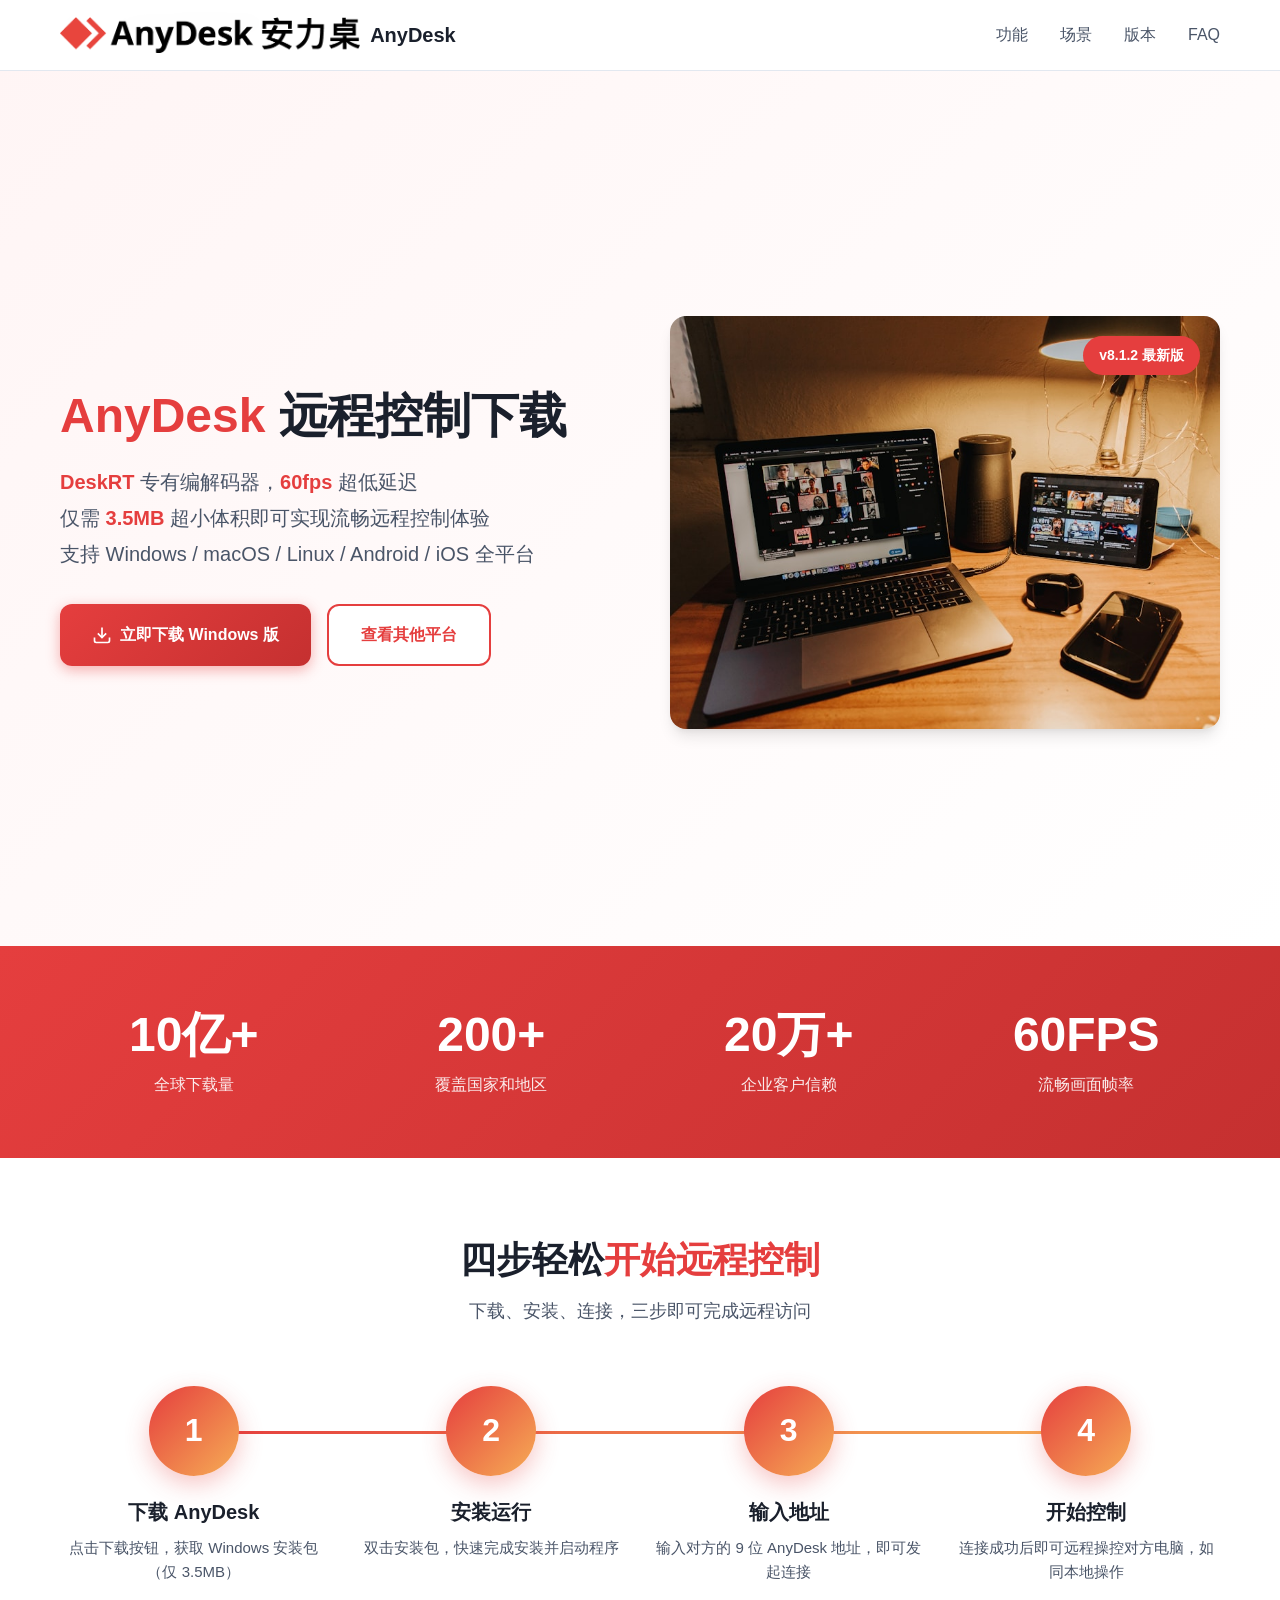
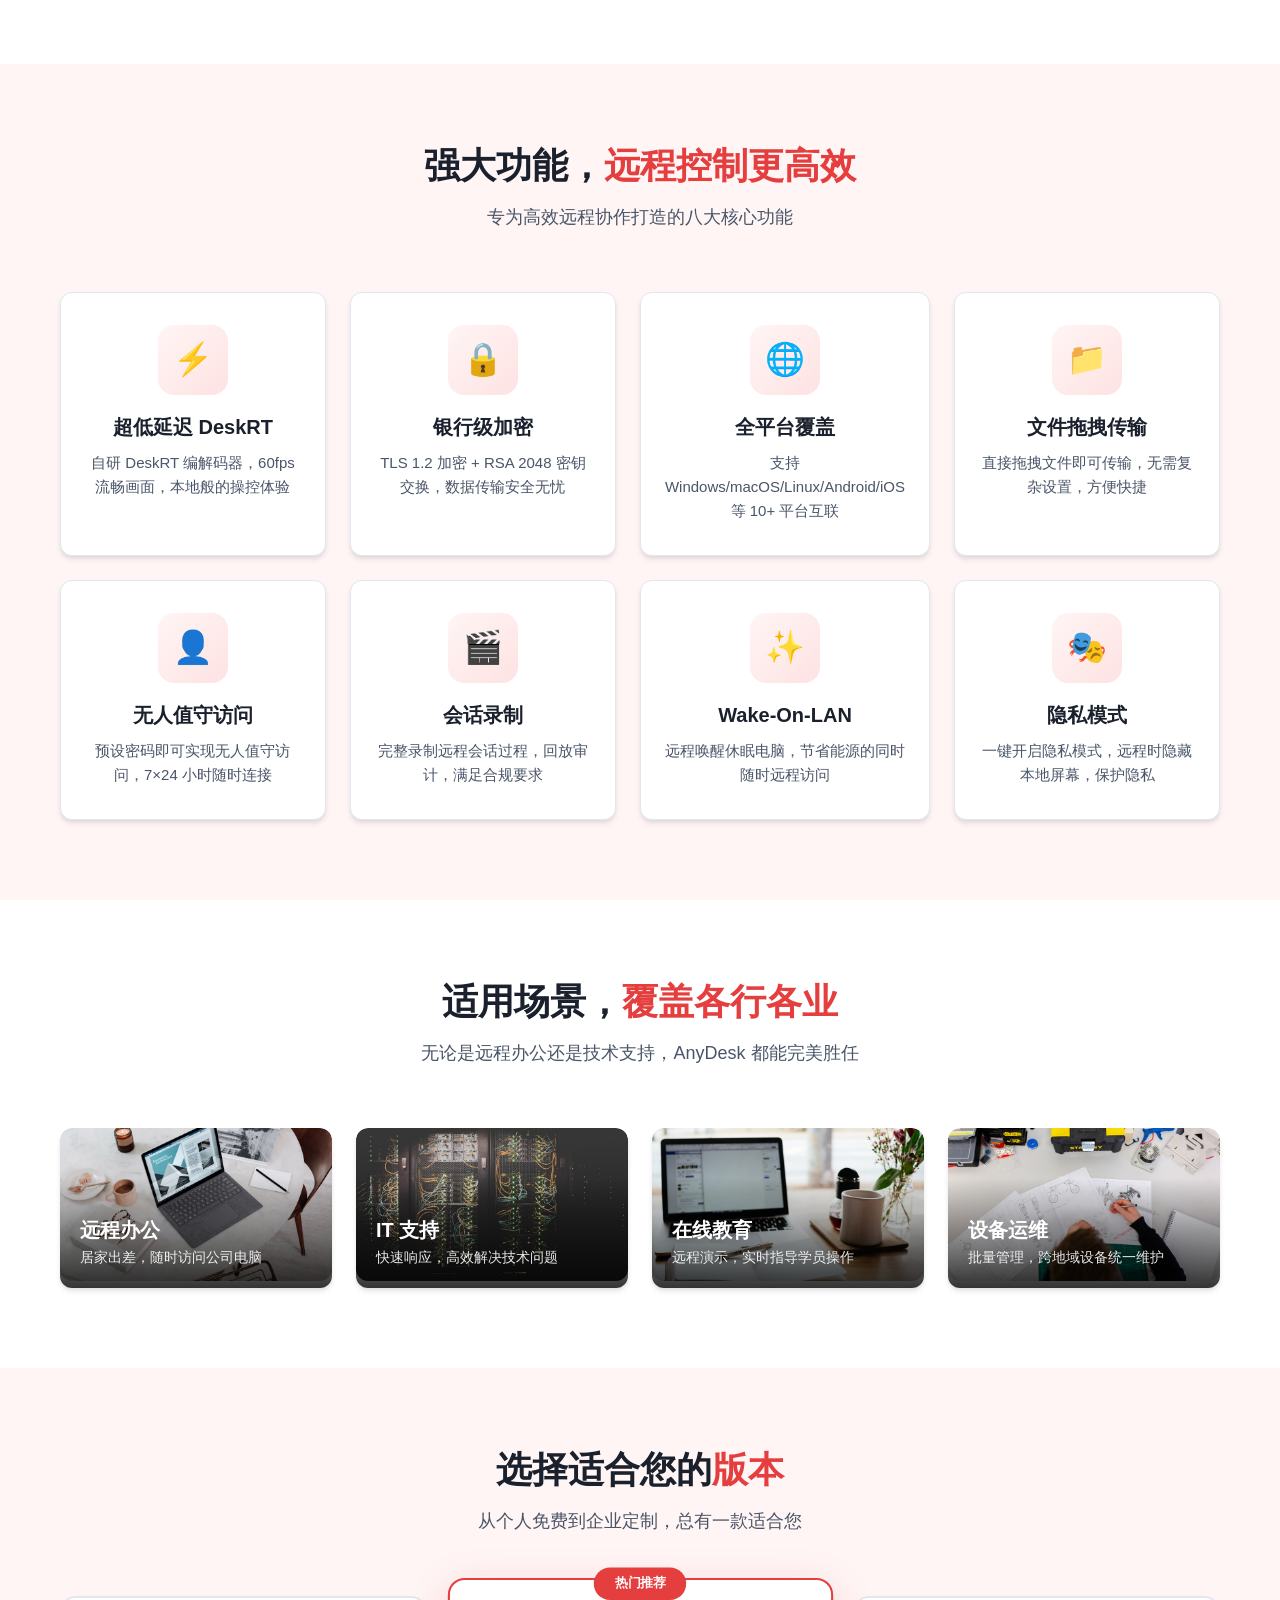
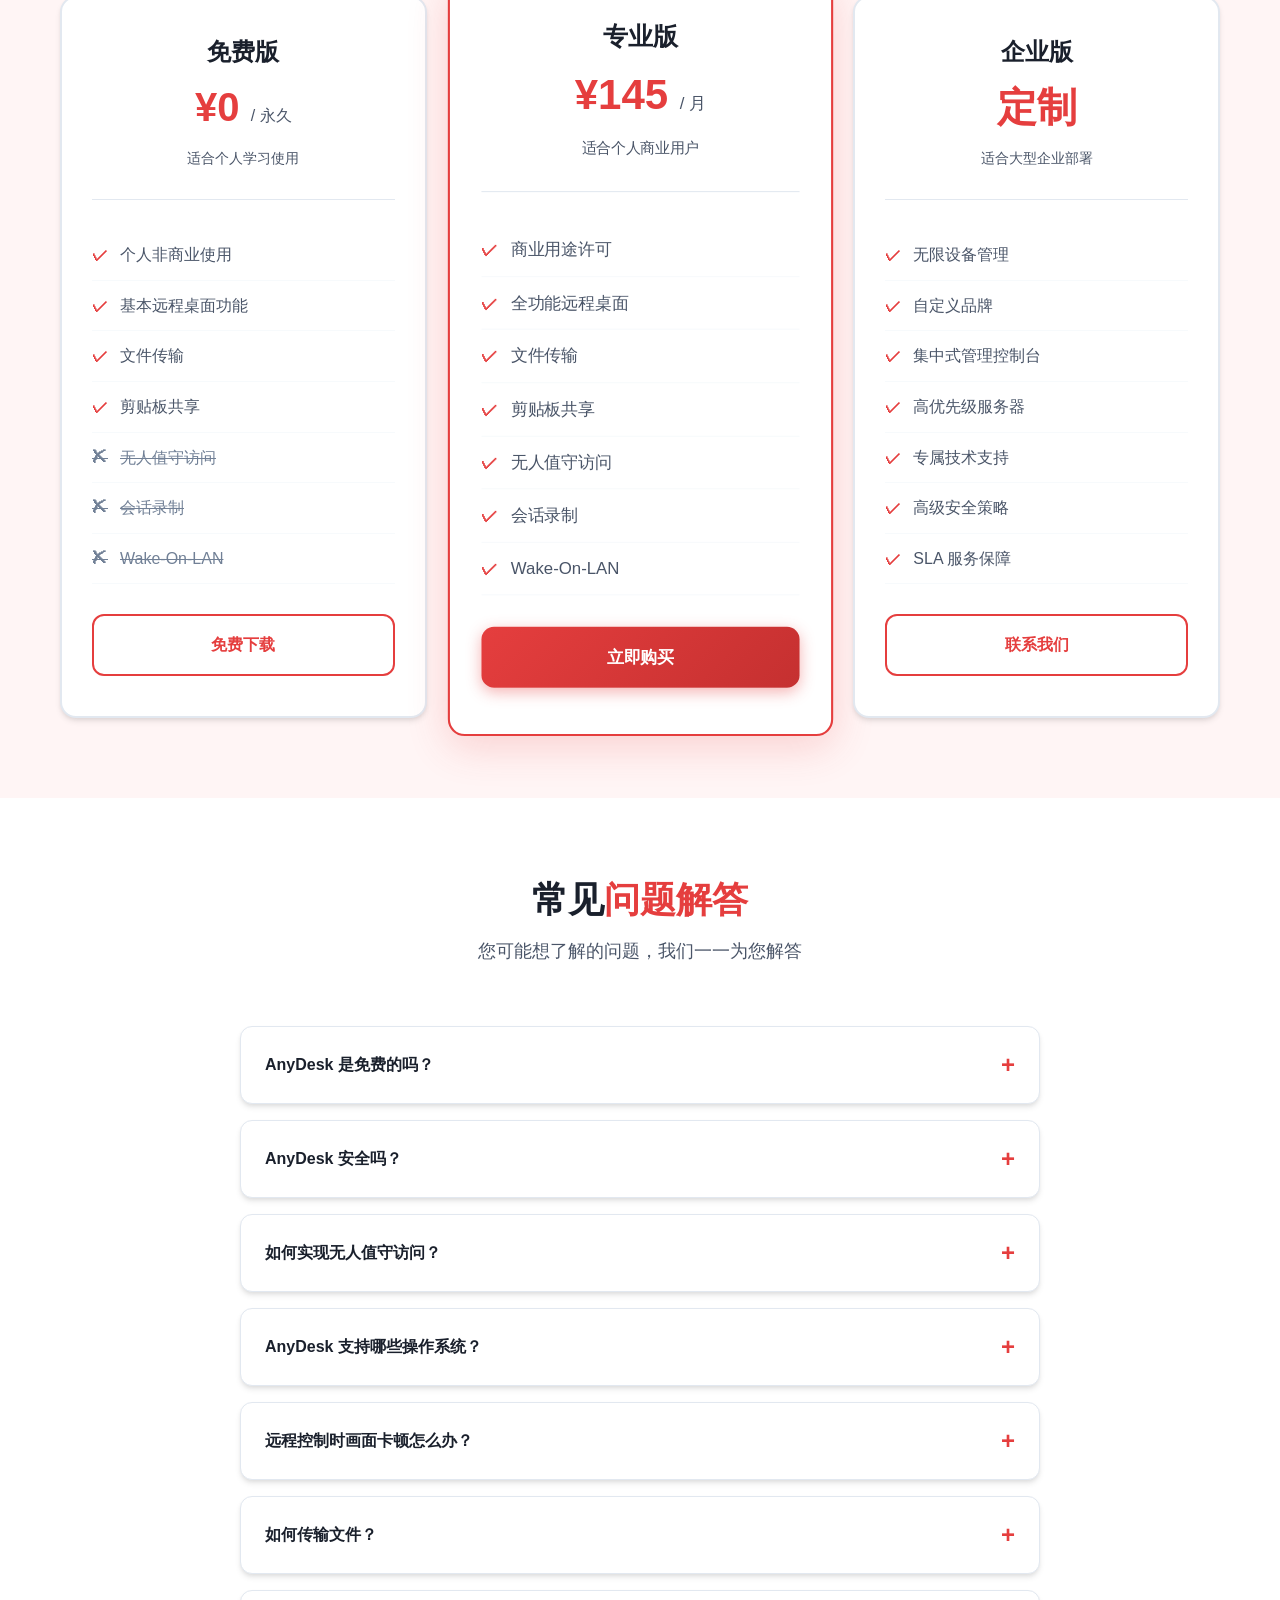
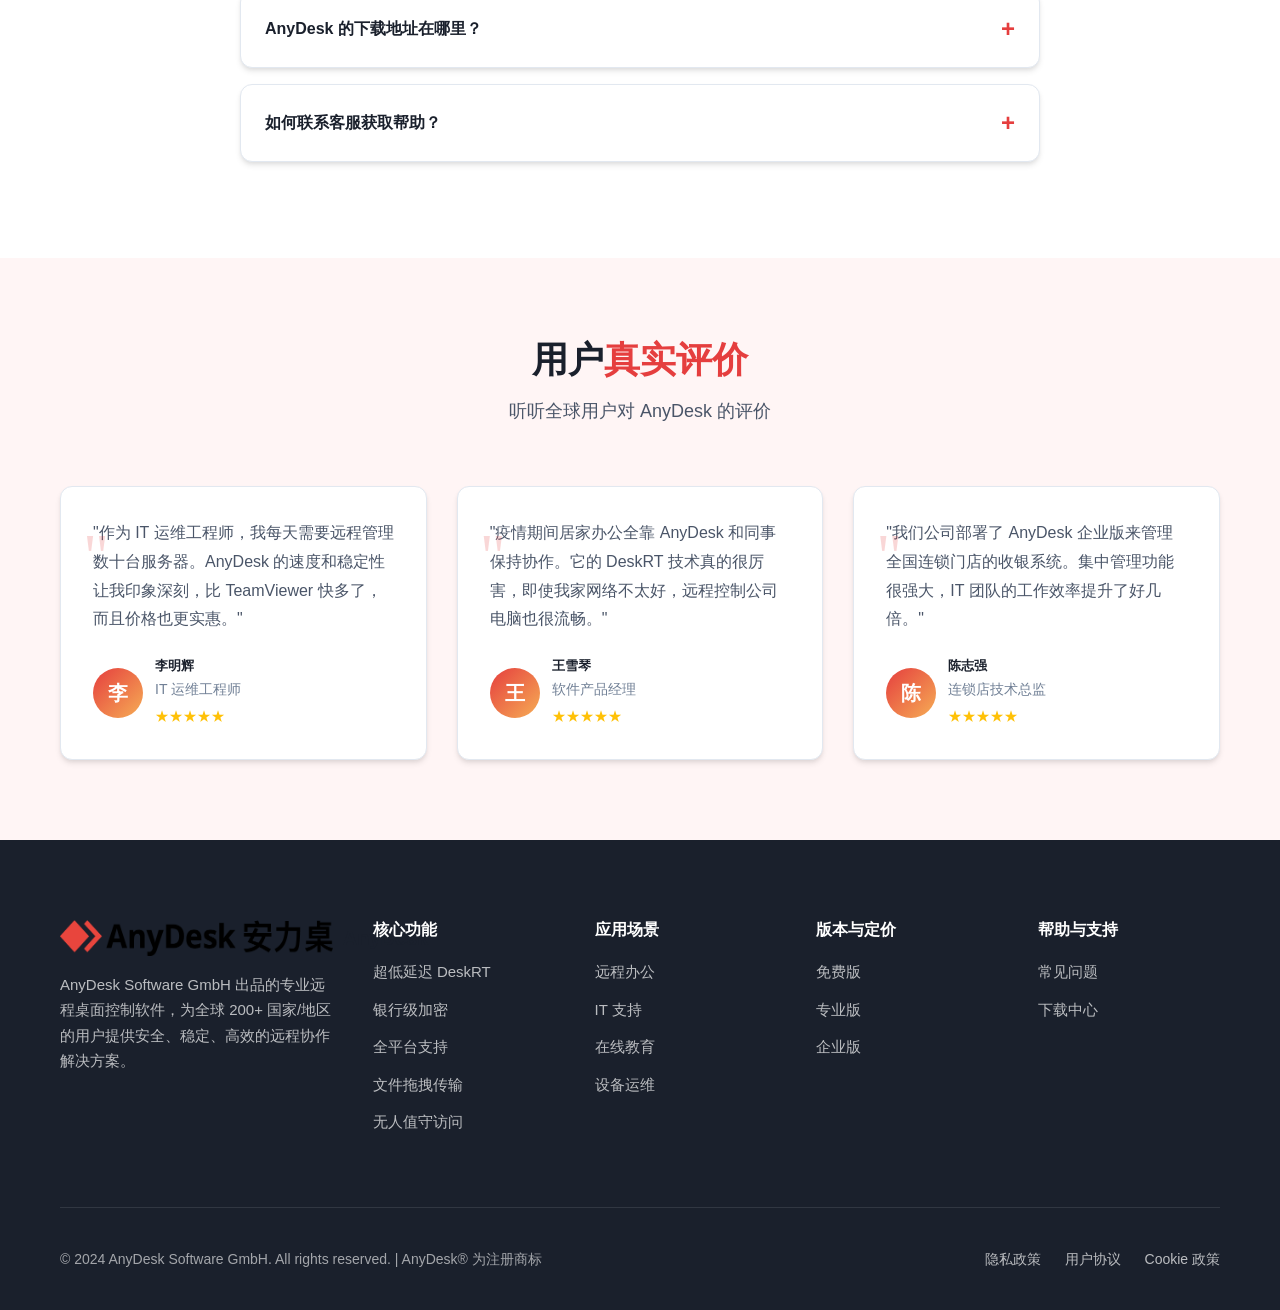
<file: index.html>
<!DOCTYPE html>

<html lang="zh-CN">
<head>
<meta charset="utf-8"/>
<meta content="width=device-width, initial-scale=1.0" name="viewport"/>
<title>AnyDesk下载_AnyDesk远程控制软件_免费远程桌面电脑版</title>
<meta content="AnyDesk远程控制软件官方下载，DeskRT专有引擎3.5MB超小体积，60fps超低延迟，TLS加密安全可靠，支持Windows/Mac/Linux全平台，10亿用户信赖之选。" name="description"/>
<meta content="AnyDesk下载,AnyDesk远程控制,远程桌面软件,免费远程控制,AnyDesk电脑版" name="keywords"/>
<meta content="AnyDesk下载_AnyDesk远程控制软件_免费远程桌面电脑版" property="og:title"/>
<meta content="AnyDesk远程控制软件官方下载，DeskRT专有引擎3.5MB超小体积，60fps超低延迟，TLS加密安全可靠。" property="og:description"/>
<meta content="logo.png" property="og:image"/>
<meta content="website" property="og:type"/>
<link href="favicon.png" rel="icon" type="image/png"/>
<link href="logo.svg" rel="icon" type="image/svg+xml"/>
<link href="css/style.css" rel="stylesheet"/>
<script charset="UTF-8" id="LA_COLLECT" src="//sdk.51.la/js-sdk-pro.min.js"></script><script>LA.init({id:"3QQSFN9ktn3R8gRg",ck:"3QQSFN9ktn3R8gRg"})</script><meta content="index, follow, max-snippet:-1, max-image-preview:large" name="robots"/><meta content="AnyDesk Software GmbH" name="author"/><meta content="Copyright 2024-2026 AnyDesk远程控制" name="copyright"/><link href="https://anydesk-remote.com.cn/" rel="canonical"/><meta content="#E53E3E" name="theme-color"/><meta content="AnyDesk远程控制" name="application-name"/><meta content="AnyDesk远程控制" name="apple-mobile-web-app-title"/><link href="https://anydesk-remote.com.cn/" hreflang="zh-CN" rel="alternate"/><link href="https://anydesk-remote.com.cn/" hreflang="x-default" rel="alternate"/><meta content="https://anydesk-remote.com.cn/" property="og:url"/><meta content="AnyDesk远程控制" property="og:site_name"/><meta content="zh_CN" property="og:locale"/><meta content="summary_large_image" name="twitter:card"/><meta content="AnyDesk下载_AnyDesk远程控制软件_免费远程桌面电脑版" name="twitter:title"/><meta content="AnyDesk远程控制软件官方下载，DeskRT专有引擎3.5MB超小体积，60fps超低延迟，TLS加密安全可靠，支持Windows/Mac/Linux全平台，10亿用户信赖之选。" name="twitter:description"/><meta content="https://anydesk-remote.com.cn/logo.png" name="twitter:image"/><script type="application/ld+json">{
  "@context": "https://schema.org",
  "@type": "SoftwareApplication",
  "name": "AnyDesk远程控制",
  "alternateName": "AnyDesk",
  "operatingSystem": "Windows 7/8/10/11, macOS 10.14+, Ubuntu 18.04+, Android 5.0+, iOS 13+",
  "applicationCategory": "UtilitiesApplication",
  "offers": {
    "@type": "Offer",
    "price": "0",
    "priceCurrency": "CNY"
  },
  "aggregateRating": {
    "@type": "AggregateRating",
    "ratingValue": "4.7",
    "ratingCount": "2156",
    "bestRating": "5",
    "worstRating": "1"
  },
  "softwareVersion": "8.1.2",
  "fileSize": "3.5MB",
  "description": "支持Windows/Mac/Linux/Android/iOS全平台互联，DeskRT引擎3.5MB超小体积，60fps流畅画面，TLS 1.2+RSA 2048银行级加密，10亿+用户信赖之选。",
  "downloadUrl": "https://anydesk-remote.com.cn/",
  "installUrl": "https://anydesk-remote.com.cn/",
  "featureList": "DeskRT编解码器, 60fps超低延迟, TLS加密, 全平台支持, 文件传输, 无人值守访问, 会话录制, Wake-On-LAN",
  "screenshot": "https://anydesk-remote.com.cn/images/hero.jpg",
  "permissions": "网络访问, 文件存储",
  "publisher": {
    "@type": "Organization",
    "name": "AnyDesk Software GmbH",
    "url": "https://anydesk-remote.com.cn/"
  }
}</script><script type="application/ld+json">{
  "@context": "https://schema.org",
  "@type": "FAQPage",
  "mainEntity": [
    {
      "@type": "Question",
      "name": "AnyDesk 是免费的吗？",
      "acceptedAnswer": {
        "@type": "Answer",
        "text": "AnyDesk 提供免费版本供个人非商业使用。如果您需要商业用途，可以选择专业版、标准版、高级版或企业版。免费版包含基本的远程桌面功能，适合个人学习和小规模使用。"
      }
    },
    {
      "@type": "Question",
      "name": "AnyDesk 安全吗？",
      "acceptedAnswer": {
        "@type": "Answer",
        "text": "AnyDesk 采用银行级别的安全标准，包括 TLS 1.2 加密协议和 RSA 2048 密钥交换技术。软件已通过 ISO 27001 认证，符合 GDPR 数据保护法规要求，确保您的远程会话安全可靠。"
      }
    },
    {
      "@type": "Question",
      "name": "如何实现无人值守访问？",
      "acceptedAnswer": {
        "@type": "Answer",
        "text": "在远程电脑上设置无人值守访问密码（仅专业版及以上支持）。设置完成后，您只需输入该电脑的 AnyDesk 地址和预设密码，即可随时远程连接，无需对方在线确认。"
      }
    },
    {
      "@type": "Question",
      "name": "AnyDesk 支持哪些操作系统？",
      "acceptedAnswer": {
        "@type": "Answer",
        "text": "AnyDesk 支持 Windows、macOS、Linux、Android、iOS、Chrome OS、Raspberry Pi 和 Apple TV 等平台。您可以在任何主流设备间建立远程连接，实现真正的跨平台协作。"
      }
    },
    {
      "@type": "Question",
      "name": "远程控制时画面卡顿怎么办？",
      "acceptedAnswer": {
        "@type": "Answer",
        "text": "AnyDesk 采用自研的 DeskRT 编解码器，在低带宽下也能保持流畅。如果您遇到卡顿，可以尝试：1) 关闭其他占用带宽的应用；2) 在连接设置中降低画质；3) 确保网络稳定。"
      }
    },
    {
      "@type": "Question",
      "name": "如何传输文件？",
      "acceptedAnswer": {
        "@type": "Answer",
        "text": "AnyDesk 支持多种文件传输方式：1) 直接拖拽文件到远程桌面窗口；2) 使用文件管理器功能浏览和传输；3) 共享剪贴板内容。传输速度快且安全可靠。"
      }
    },
    {
      "@type": "Question",
      "name": "AnyDesk 的下载地址在哪里？",
      "acceptedAnswer": {
        "@type": "Answer",
        "text": "您可以通过点击页面上的下载按钮，跳转到我们的下载专页获取最新版本安装包。我们始终建议从本站下载，以确保软件的安全性和最新功能。"
      }
    },
    {
      "@type": "Question",
      "name": "如何联系客服获取帮助？",
      "acceptedAnswer": {
        "@type": "Answer",
        "text": "您可以访问 AnyDesk 官网联系页面获取技术支持。企业版用户享有专属技术支持通道。如有购买相关问题，也可以通过官网了解各版本的详细定价和功能对比。"
      }
    }
  ]
}</script><script type="application/ld+json">{
  "@context": "https://schema.org",
  "@type": "BreadcrumbList",
  "itemListElement": [
    {
      "@type": "ListItem",
      "position": 1,
      "name": "首页",
      "item": "https://anydesk-remote.com.cn/"
    },
    {
      "@type": "ListItem",
      "position": 2,
      "name": "AnyDesk远程控制下载",
      "item": "https://anydesk-remote.com.cn/#download"
    }
  ]
}</script></head>
<body>
<!-- Header Navigation -->
<header class="header">
<div class="container">
<a class="logo" href="index.html">
<img alt="AnyDesk" loading="lazy" src="logo.png"/>
<span>AnyDesk</span>
</a>
<nav class="nav">
<a href="#features">功能</a>
<a href="#scenes">场景</a>
<a href="#pricing">版本</a>
<a href="#faq">FAQ</a>
</nav>
<button class="mobile-menu-btn">
<span></span>
<span></span>
<span></span>
</button>
</div>
</header><nav aria-label="breadcrumb" class="breadcrumb">
<div class="container">
<ol itemscope="" itemtype="https://schema.org/BreadcrumbList" style="list-style:none;padding:12px 0;margin:0;font-size:14px;color:#666;">
<li itemprop="itemListElement" itemscope="" itemtype="https://schema.org/ListItem" style="display:inline;">
<a href="https://anydesk-remote.com.cn/" itemprop="item" style="color:#666;text-decoration:none;"><span itemprop="name">首页</span></a>
<meta content="1" itemprop="position"/>
</li>
<li style="display:inline;margin:0 8px;">&gt;</li>
<li itemprop="itemListElement" itemscope="" itemtype="https://schema.org/ListItem" style="display:inline;">
<span itemprop="name" style="color:#333;">AnyDesk远程控制下载</span>
<meta content="2" itemprop="position"/>
</li>
</ol>
</div>
</nav>
<!-- Hero Section -->
<section class="hero">
<div class="container">
<div class="hero-content">
<h1><span>AnyDesk</span> 远程控制下载</h1>
<p class="subtitle">
<strong>DeskRT</strong> 专有编解码器，<strong>60fps</strong> 超低延迟<br/>
                    仅需 <strong>3.5MB</strong> 超小体积即可实现流畅远程控制体验<br/>
                    支持 Windows / macOS / Linux / Android / iOS 全平台
                </p>
<div class="btn-group">
<a class="btn btn-primary" href="#" target="_blank">
<svg fill="none" height="20" stroke="currentColor" stroke-width="2" viewbox="0 0 24 24" width="20">
<path d="M21 15v4a2 2 0 0 1-2 2H5a2 2 0 0 1-2-2v-4"></path>
<polyline points="7 10 12 15 17 10"></polyline>
<line x1="12" x2="12" y1="15" y2="3"></line>
</svg>
                        立即下载 Windows 版
                    </a>
<a class="btn btn-secondary" href="#" target="_blank">查看其他平台</a>
</div>
</div>
<div class="hero-image">
<img alt="AnyDesk 远程控制界面" loading="lazy" onerror="this.style.display='none'" src="images/hero-remote.jpg"/>
<span class="hero-badge">v8.1.2 最新版</span>
</div>
</div>
</section>
<!-- Stats Section -->
<section class="stats">
<div class="container">
<div class="stats-grid">
<div class="stat-item">
<h3>10亿+</h3>
<p>全球下载量</p>
</div>
<div class="stat-item">
<h3>200+</h3>
<p>覆盖国家和地区</p>
</div>
<div class="stat-item">
<h3>20万+</h3>
<p>企业客户信赖</p>
</div>
<div class="stat-item">
<h3>60FPS</h3>
<p>流畅画面帧率</p>
</div>
</div>
</div>
</section>
<!-- Installation Steps -->
<section class="section" id="install">
<div class="container">
<div class="section-header">
<h2>四步轻松<span>开始远程控制</span></h2>
<p>下载、安装、连接，三步即可完成远程访问</p>
</div>
<div class="steps-grid">
<div class="step-item">
<div class="step-number">1</div>
<h4>下载 AnyDesk</h4>
<p>点击下载按钮，获取 Windows 安装包（仅 3.5MB）</p>
</div>
<div class="step-item">
<div class="step-number">2</div>
<h4>安装运行</h4>
<p>双击安装包，快速完成安装并启动程序</p>
</div>
<div class="step-item">
<div class="step-number">3</div>
<h4>输入地址</h4>
<p>输入对方的 9 位 AnyDesk 地址，即可发起连接</p>
</div>
<div class="step-item">
<div class="step-number">4</div>
<h4>开始控制</h4>
<p>连接成功后即可远程操控对方电脑，如同本地操作</p>
</div>
</div>
</div>
</section>
<!-- Features Section -->
<section class="section bg-light" id="features">
<div class="container">
<div class="section-header">
<h2>强大功能，<span>远程控制更高效</span></h2>
<p>专为高效远程协作打造的八大核心功能</p>
</div>
<div class="features-grid">
<div class="feature-card">
<div class="feature-icon">⚡</div>
<h4>超低延迟 DeskRT</h4>
<p>自研 DeskRT 编解码器，60fps 流畅画面，本地般的操控体验</p>
</div>
<div class="feature-card">
<div class="feature-icon">🔒</div>
<h4>银行级加密</h4>
<p>TLS 1.2 加密 + RSA 2048 密钥交换，数据传输安全无忧</p>
</div>
<div class="feature-card">
<div class="feature-icon">🌐</div>
<h4>全平台覆盖</h4>
<p>支持 Windows/macOS/Linux/Android/iOS 等 10+ 平台互联</p>
</div>
<div class="feature-card">
<div class="feature-icon">📁</div>
<h4>文件拖拽传输</h4>
<p>直接拖拽文件即可传输，无需复杂设置，方便快捷</p>
</div>
<div class="feature-card">
<div class="feature-icon">👤</div>
<h4>无人值守访问</h4>
<p>预设密码即可实现无人值守访问，7×24 小时随时连接</p>
</div>
<div class="feature-card">
<div class="feature-icon">🎬</div>
<h4>会话录制</h4>
<p>完整录制远程会话过程，回放审计，满足合规要求</p>
</div>
<div class="feature-card">
<div class="feature-icon">✨</div>
<h4>Wake-On-LAN</h4>
<p>远程唤醒休眠电脑，节省能源的同时随时远程访问</p>
</div>
<div class="feature-card">
<div class="feature-icon">🎭</div>
<h4>隐私模式</h4>
<p>一键开启隐私模式，远程时隐藏本地屏幕，保护隐私</p>
</div>
</div>
</div>
</section>
<!-- Scenes Section -->
<section class="section" id="scenes">
<div class="container">
<div class="section-header">
<h2>适用场景，<span>覆盖各行各业</span></h2>
<p>无论是远程办公还是技术支持，AnyDesk 都能完美胜任</p>
</div>
<div class="scenes-grid">
<div class="scene-card">
<img alt="远程办公" loading="lazy" onerror="this.src='https://images.unsplash.com/photo-1587614382346-4ec70e388b28?w=400&amp;h=225&amp;fit=crop'" src="images/scene-work.jpg"/>
<div class="scene-overlay">
<h4>远程办公</h4>
<p>居家出差，随时访问公司电脑</p>
</div>
</div>
<div class="scene-card">
<img alt="IT支持" loading="lazy" onerror="this.src='https://images.unsplash.com/photo-1558494949-ef010cbdcc31?w=400&amp;h=225&amp;fit=crop'" src="images/scene-server.jpg"/>
<div class="scene-overlay">
<h4>IT 支持</h4>
<p>快速响应，高效解决技术问题</p>
</div>
</div>
<div class="scene-card">
<img alt="在线教育" loading="lazy" onerror="this.src='https://images.unsplash.com/photo-1501504905252-473c47e087f8?w=400&amp;h=225&amp;fit=crop'" src="images/scene-teaching.jpg"/>
<div class="scene-overlay">
<h4>在线教育</h4>
<p>远程演示，实时指导学员操作</p>
</div>
</div>
<div class="scene-card">
<img alt="设备运维" loading="lazy" onerror="this.src='https://images.unsplash.com/photo-1581092160562-40aa08e78837?w=400&amp;h=225&amp;fit=crop'" src="images/scene-maintenance.jpg"/>
<div class="scene-overlay">
<h4>设备运维</h4>
<p>批量管理，跨地域设备统一维护</p>
</div>
</div>
</div>
</div>
</section>
<!-- Pricing Section -->
<section class="section bg-light" id="pricing">
<div class="container">
<div class="section-header">
<h2>选择适合您的<span>版本</span></h2>
<p>从个人免费到企业定制，总有一款适合您</p>
</div>
<div class="pricing-grid">
<div class="pricing-card">
<div class="pricing-header">
<h3>免费版</h3>
<div class="price">¥0 <span>/ 永久</span></div>
<p class="desc">适合个人学习使用</p>
</div>
<ul class="pricing-features">
<li>个人非商业使用</li>
<li>基本远程桌面功能</li>
<li>文件传输</li>
<li>剪贴板共享</li>
<li class="disabled">无人值守访问</li>
<li class="disabled">会话录制</li>
<li class="disabled">Wake-On-LAN</li>
</ul>
<a class="btn btn-secondary" href="#" target="_blank">免费下载</a>
</div>
<div class="pricing-card featured">
<span class="pricing-badge">热门推荐</span>
<div class="pricing-header">
<h3>专业版</h3>
<div class="price">¥145 <span>/ 月</span></div>
<p class="desc">适合个人商业用户</p>
</div>
<ul class="pricing-features">
<li>商业用途许可</li>
<li>全功能远程桌面</li>
<li>文件传输</li>
<li>剪贴板共享</li>
<li>无人值守访问</li>
<li>会话录制</li>
<li>Wake-On-LAN</li>
</ul>
<a class="btn btn-primary" href="#" target="_blank">立即购买</a>
</div>
<div class="pricing-card">
<div class="pricing-header">
<h3>企业版</h3>
<div class="price">定制</div>
<p class="desc">适合大型企业部署</p>
</div>
<ul class="pricing-features">
<li>无限设备管理</li>
<li>自定义品牌</li>
<li>集中式管理控制台</li>
<li>高优先级服务器</li>
<li>专属技术支持</li>
<li>高级安全策略</li>
<li>SLA 服务保障</li>
</ul>
<a class="btn btn-secondary" href="#" target="_blank">联系我们</a>
</div>
</div>
</div>
</section>
<!-- FAQ Section -->
<section class="section" id="faq">
<div class="container">
<div class="section-header">
<h2>常见<span>问题解答</span></h2>
<p>您可能想了解的问题，我们一一为您解答</p>
</div>
<div class="faq-list">
<div class="faq-item">
<button class="faq-question">AnyDesk 是免费的吗？</button>
<div class="faq-answer">
<p>AnyDesk 提供免费版本供个人非商业使用。如果您需要商业用途，可以选择专业版、标准版、高级版或企业版。免费版包含基本的远程桌面功能，适合个人学习和小规模使用。</p>
</div>
</div>
<div class="faq-item">
<button class="faq-question">AnyDesk 安全吗？</button>
<div class="faq-answer">
<p>AnyDesk 采用银行级别的安全标准，包括 TLS 1.2 加密协议和 RSA 2048 密钥交换技术。软件已通过 ISO 27001 认证，符合 GDPR 数据保护法规要求，确保您的远程会话安全可靠。</p>
</div>
</div>
<div class="faq-item">
<button class="faq-question">如何实现无人值守访问？</button>
<div class="faq-answer">
<p>在远程电脑上设置无人值守访问密码（仅专业版及以上支持）。设置完成后，您只需输入该电脑的 AnyDesk 地址和预设密码，即可随时远程连接，无需对方在线确认。</p>
</div>
</div>
<div class="faq-item">
<button class="faq-question">AnyDesk 支持哪些操作系统？</button>
<div class="faq-answer">
<p>AnyDesk 支持 Windows、macOS、Linux、Android、iOS、Chrome OS、Raspberry Pi 和 Apple TV 等平台。您可以在任何主流设备间建立远程连接，实现真正的跨平台协作。</p>
</div>
</div>
<div class="faq-item">
<button class="faq-question">远程控制时画面卡顿怎么办？</button>
<div class="faq-answer">
<p>AnyDesk 采用自研的 DeskRT 编解码器，在低带宽下也能保持流畅。如果您遇到卡顿，可以尝试：1) 关闭其他占用带宽的应用；2) 在连接设置中降低画质；3) 确保网络稳定。</p>
</div>
</div>
<div class="faq-item">
<button class="faq-question">如何传输文件？</button>
<div class="faq-answer">
<p>AnyDesk 支持多种文件传输方式：1) 直接拖拽文件到远程桌面窗口；2) 使用文件管理器功能浏览和传输；3) 共享剪贴板内容。传输速度快且安全可靠。</p>
</div>
</div>
<div class="faq-item">
<button class="faq-question">AnyDesk 的下载地址在哪里？</button>
<div class="faq-answer">
<p>您可以通过点击页面上的下载按钮，跳转到我们的下载专页获取最新版本安装包。我们始终建议从本站下载，以确保软件的安全性和最新功能。</p>
</div>
</div>
<div class="faq-item">
<button class="faq-question">如何联系客服获取帮助？</button>
<div class="faq-answer">
<p>您可以访问 AnyDesk 官网联系页面获取技术支持。企业版用户享有专属技术支持通道。如有购买相关问题，也可以通过官网了解各版本的详细定价和功能对比。</p>
</div>
</div>
</div>
</div>
</section>
<!-- Testimonials Section -->
<section class="section bg-light">
<div class="container">
<div class="section-header">
<h2>用户<span>真实评价</span></h2>
<p>听听全球用户对 AnyDesk 的评价</p>
</div>
<div class="testimonials-grid">
<div class="testimonial-card">
<p class="testimonial-content">"作为 IT 运维工程师，我每天需要远程管理数十台服务器。AnyDesk 的速度和稳定性让我印象深刻，比 TeamViewer 快多了，而且价格也更实惠。"</p>
<div class="testimonial-author">
<div class="testimonial-avatar">李</div>
<div class="testimonial-info">
<h5>李明辉</h5>
<p>IT 运维工程师</p>
<div class="testimonial-stars">★★★★★</div>
</div>
</div>
</div>
<div class="testimonial-card">
<p class="testimonial-content">"疫情期间居家办公全靠 AnyDesk 和同事保持协作。它的 DeskRT 技术真的很厉害，即使我家网络不太好，远程控制公司电脑也很流畅。"</p>
<div class="testimonial-author">
<div class="testimonial-avatar">王</div>
<div class="testimonial-info">
<h5>王雪琴</h5>
<p>软件产品经理</p>
<div class="testimonial-stars">★★★★★</div>
</div>
</div>
</div>
<div class="testimonial-card">
<p class="testimonial-content">"我们公司部署了 AnyDesk 企业版来管理全国连锁门店的收银系统。集中管理功能很强大，IT 团队的工作效率提升了好几倍。"</p>
<div class="testimonial-author">
<div class="testimonial-avatar">陈</div>
<div class="testimonial-info">
<h5>陈志强</h5>
<p>连锁店技术总监</p>
<div class="testimonial-stars">★★★★★</div>
</div>
</div>
</div>
</div>
</div>
</section>
<!-- Footer -->
<footer class="footer">
<div class="container">
<div class="footer-grid">
<div class="footer-brand">
<a class="logo" href="index.html">
<img alt="AnyDesk" loading="lazy" src="logo.png"/>
<span>AnyDesk</span>
</a>
<p>AnyDesk Software GmbH 出品的专业远程桌面控制软件，为全球 200+ 国家/地区的用户提供安全、稳定、高效的远程协作解决方案。</p>
</div>
<div class="footer-column">
<h5>核心功能</h5>
<ul>
<li><a href="#features">超低延迟 DeskRT</a></li>
<li><a href="#features">银行级加密</a></li>
<li><a href="#features">全平台支持</a></li>
<li><a href="#features">文件拖拽传输</a></li>
<li><a href="#features">无人值守访问</a></li>
</ul>
</div>
<div class="footer-column">
<h5>应用场景</h5>
<ul>
<li><a href="#scenes">远程办公</a></li>
<li><a href="#scenes">IT 支持</a></li>
<li><a href="#scenes">在线教育</a></li>
<li><a href="#scenes">设备运维</a></li>
</ul>
</div>
<div class="footer-column">
<h5>版本与定价</h5>
<ul>
<li><a href="#pricing">免费版</a></li>
<li><a href="#pricing">专业版</a></li>
<li><a href="#pricing">企业版</a></li>
</ul>
</div>
<div class="footer-column">
<h5>帮助与支持</h5>
<ul>
<li><a href="#faq">常见问题</a></li>
<li><a href="#" target="_blank">下载中心</a></li>
</ul>
</div>
</div>
<div class="footer-bottom">
<p>© 2024 AnyDesk Software GmbH. All rights reserved. | AnyDesk® 为注册商标</p>
<div class="footer-links">
<a href="privacy-policy.html">隐私政策</a>
<a href="user-agreement.html">用户协议</a>
<a href="cookie-policy.html">Cookie 政策</a>
</div>
</div>
</div>
</footer>
<!-- Back to Top Button -->
<button class="back-to-top" id="backToTop">↑</button>
<!-- JavaScript -->
<script>
        // FAQ Accordion
        document.querySelectorAll('.faq-question').forEach(button => {
            button.addEventListener('click', () => {
                const faqItem = button.parentElement;
                const isActive = faqItem.classList.contains('active');
                
                // Close all other items
                document.querySelectorAll('.faq-item').forEach(item => {
                    item.classList.remove('active');
                });
                
                // Toggle current item
                if (!isActive) {
                    faqItem.classList.add('active');
                }
            });
        });

        // Back to Top Button
        const backToTop = document.getElementById('backToTop');
        
        window.addEventListener('scroll', () => {
            if (window.scrollY > 300) {
                backToTop.classList.add('visible');
            } else {
                backToTop.classList.remove('visible');
            }
        });

        backToTop.addEventListener('click', () => {
            window.scrollTo({ top: 0, behavior: 'smooth' });
        });

        // Smooth scroll for anchor links
        document.querySelectorAll('a[href^="#"]').forEach(anchor => {
            anchor.addEventListener('click', function (e) {
                e.preventDefault();
                const target = document.querySelector(this.getAttribute('href'));
                if (target) {
                    target.scrollIntoView({ behavior: 'smooth' });
                }
            });
        });

        // Mobile menu toggle (placeholder for mobile responsiveness)
        document.querySelector('.mobile-menu-btn').addEventListener('click', function() {
            document.querySelector('.nav').classList.toggle('active');
        });
    </script>
<style>
/* ========== 响应式规则 - AnyDesk ========== */
@media (max-width: 1024px) {
    .container { padding: 0 20px; }
    .header { padding: 15px 0; }
    .nav { gap: 20px; }
    .hero { padding: 60px 0; }
    .hero-content { max-width: 100%; }
    .hero-title { font-size: 2.2rem; }
    .hero-image { max-width: 400px; }
    .stats-grid { grid-template-columns: repeat(2, 1fr); gap: 20px; }
    .steps-grid { grid-template-columns: repeat(2, 1fr); }
    .features-grid { grid-template-columns: repeat(2, 1fr); }
    .scenes-grid { grid-template-columns: repeat(2, 1fr); }
    .pricing-grid { grid-template-columns: repeat(2, 1fr); }
}
@media (max-width: 768px) {
    .header-inner { flex-wrap: wrap; }
    .nav { display: none !important; }
    .mobile-menu-btn { display: flex !important; }
    .hero { padding: 40px 0; flex-direction: column; }
    .hero-content { text-align: center; padding: 0 20px; }
    .btn-group { justify-content: center; flex-wrap: wrap; }
    .hero-image { max-width: 100%; margin-top: 30px; }
    .stats-grid { grid-template-columns: repeat(2, 1fr); }
    .stat-item { padding: 15px; }
    .stat-num { font-size: 1.5rem; }
    .steps-grid { grid-template-columns: 1fr; }
    .features-grid { grid-template-columns: 1fr; }
    .scenes-grid { grid-template-columns: 1fr; }
    .pricing-grid { grid-template-columns: 1fr; }
    .section { padding: 40px 0; }
    .section-header h2 { font-size: 1.8rem; }
    .testimonials-grid { grid-template-columns: 1fr; }
    .footer-grid { grid-template-columns: repeat(2, 1fr); }
    .breadcrumb { font-size: 12px; padding: 8px 0; }
}
@media (max-width: 480px) {
    .container { padding: 0 15px; }
    .logo { font-size: 1.2rem; }
    .hero-title { font-size: 1.8rem; }
    .hero-subtitle { font-size: 1rem; }
    .btn { padding: 10px 20px; font-size: 0.9rem; }
    .stats-grid { grid-template-columns: 1fr; }
    .step-item { padding: 15px; }
    .section-header h2 { font-size: 1.5rem; }
    .footer-grid { grid-template-columns: 1fr; }
    .feature-card, .scene-card { padding: 15px; }
}</style>
</body>
</html>
</file>
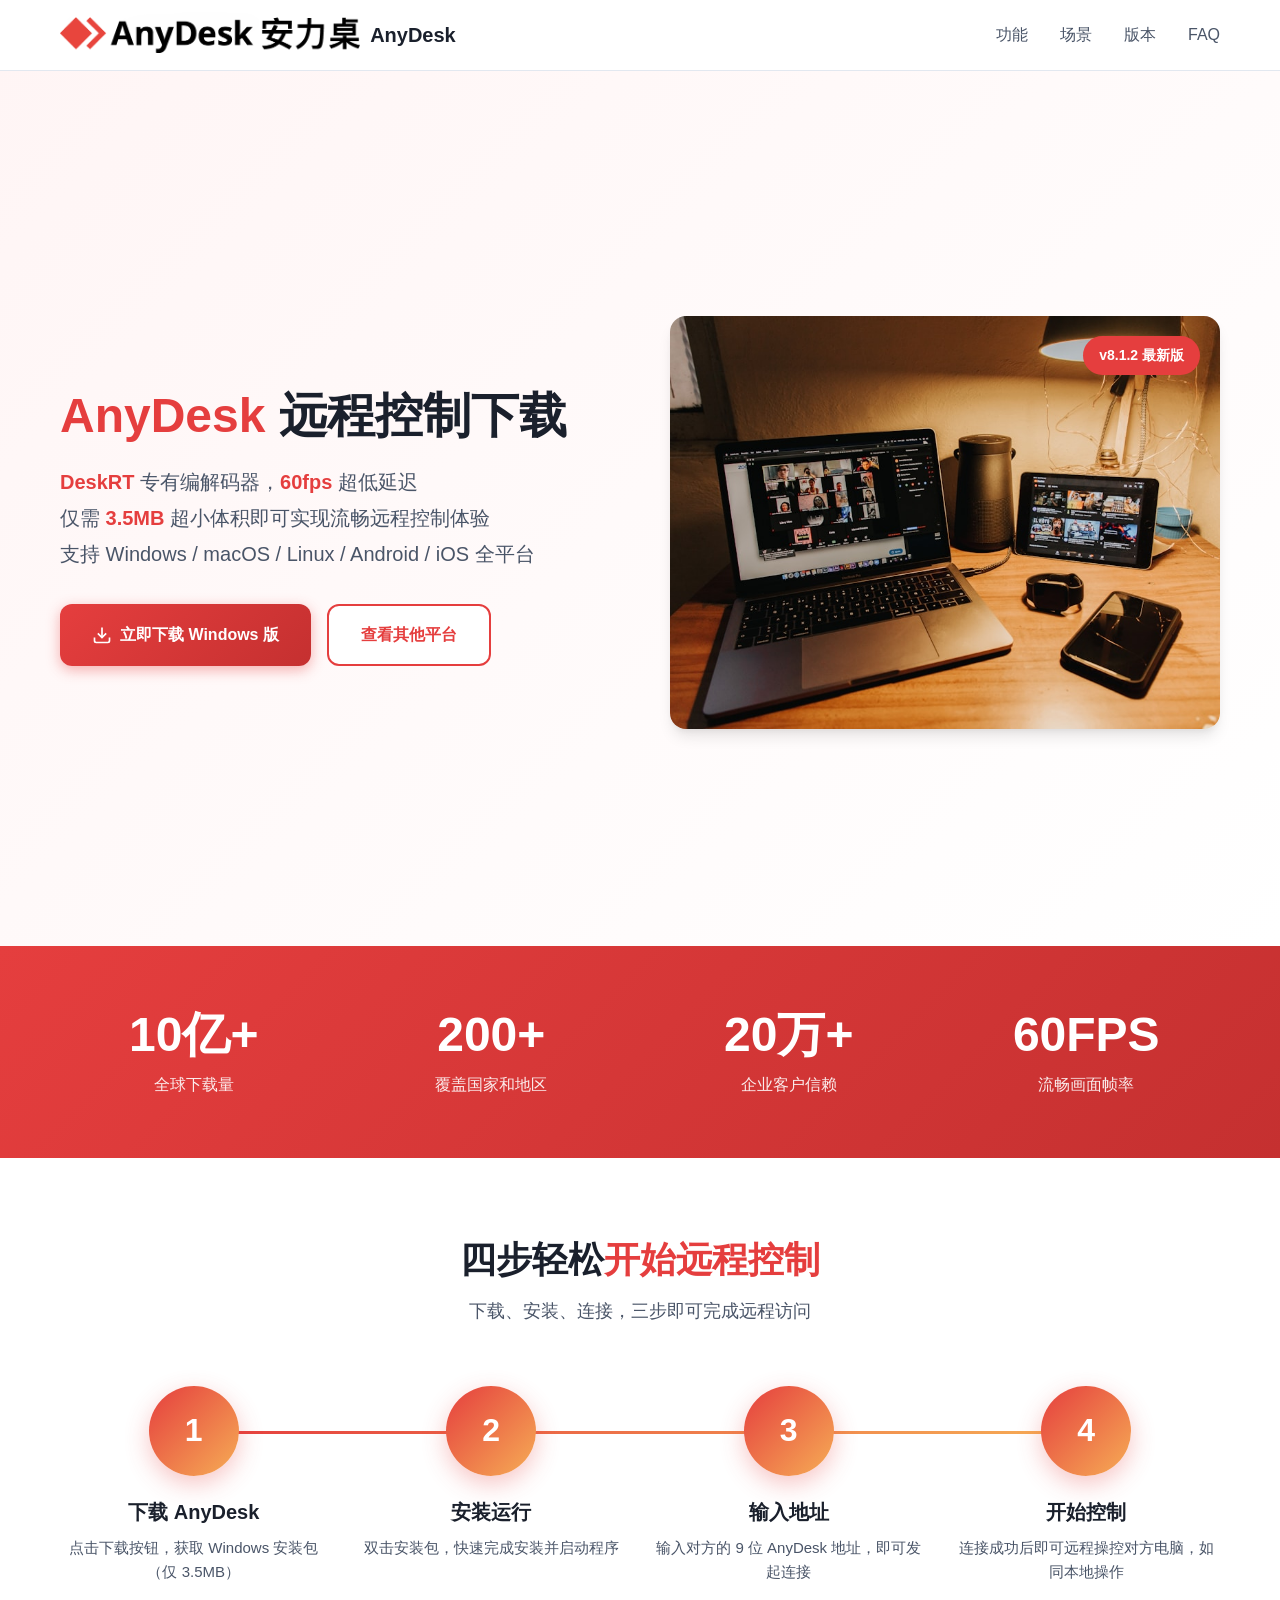
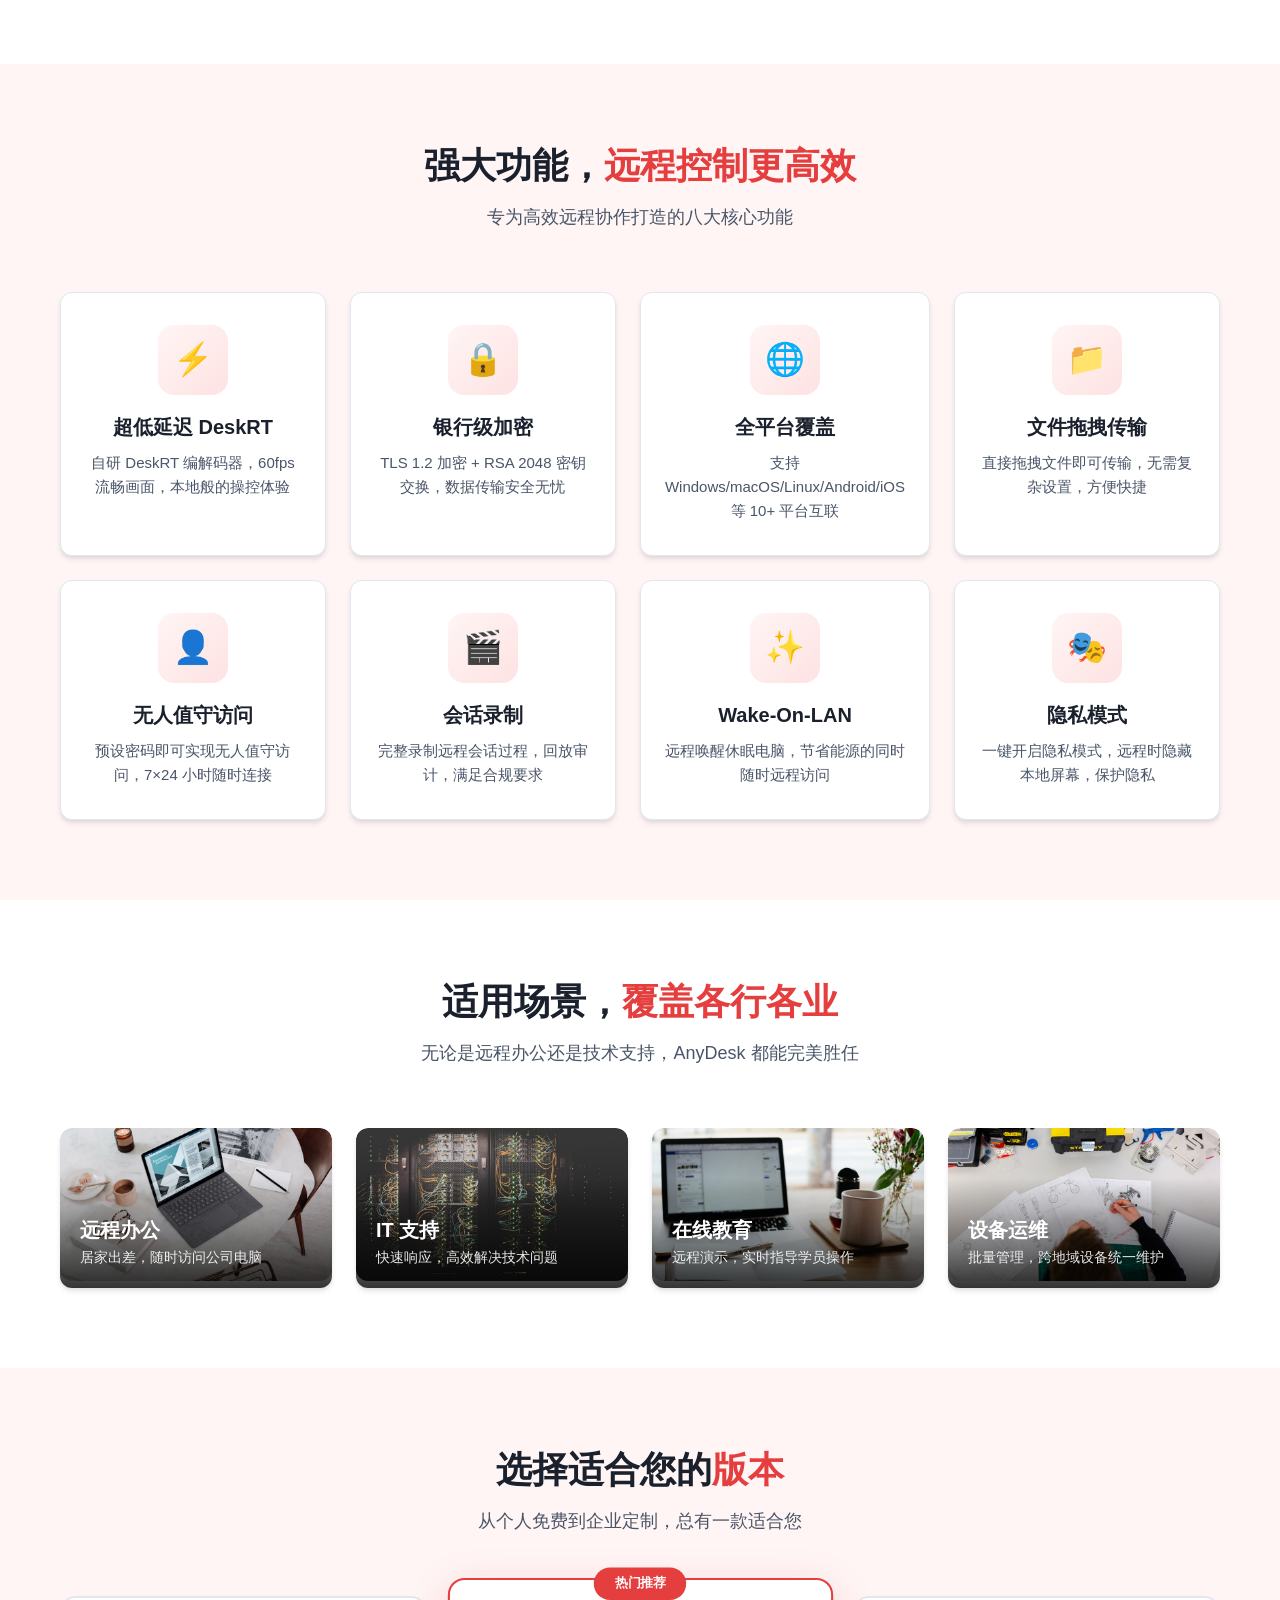
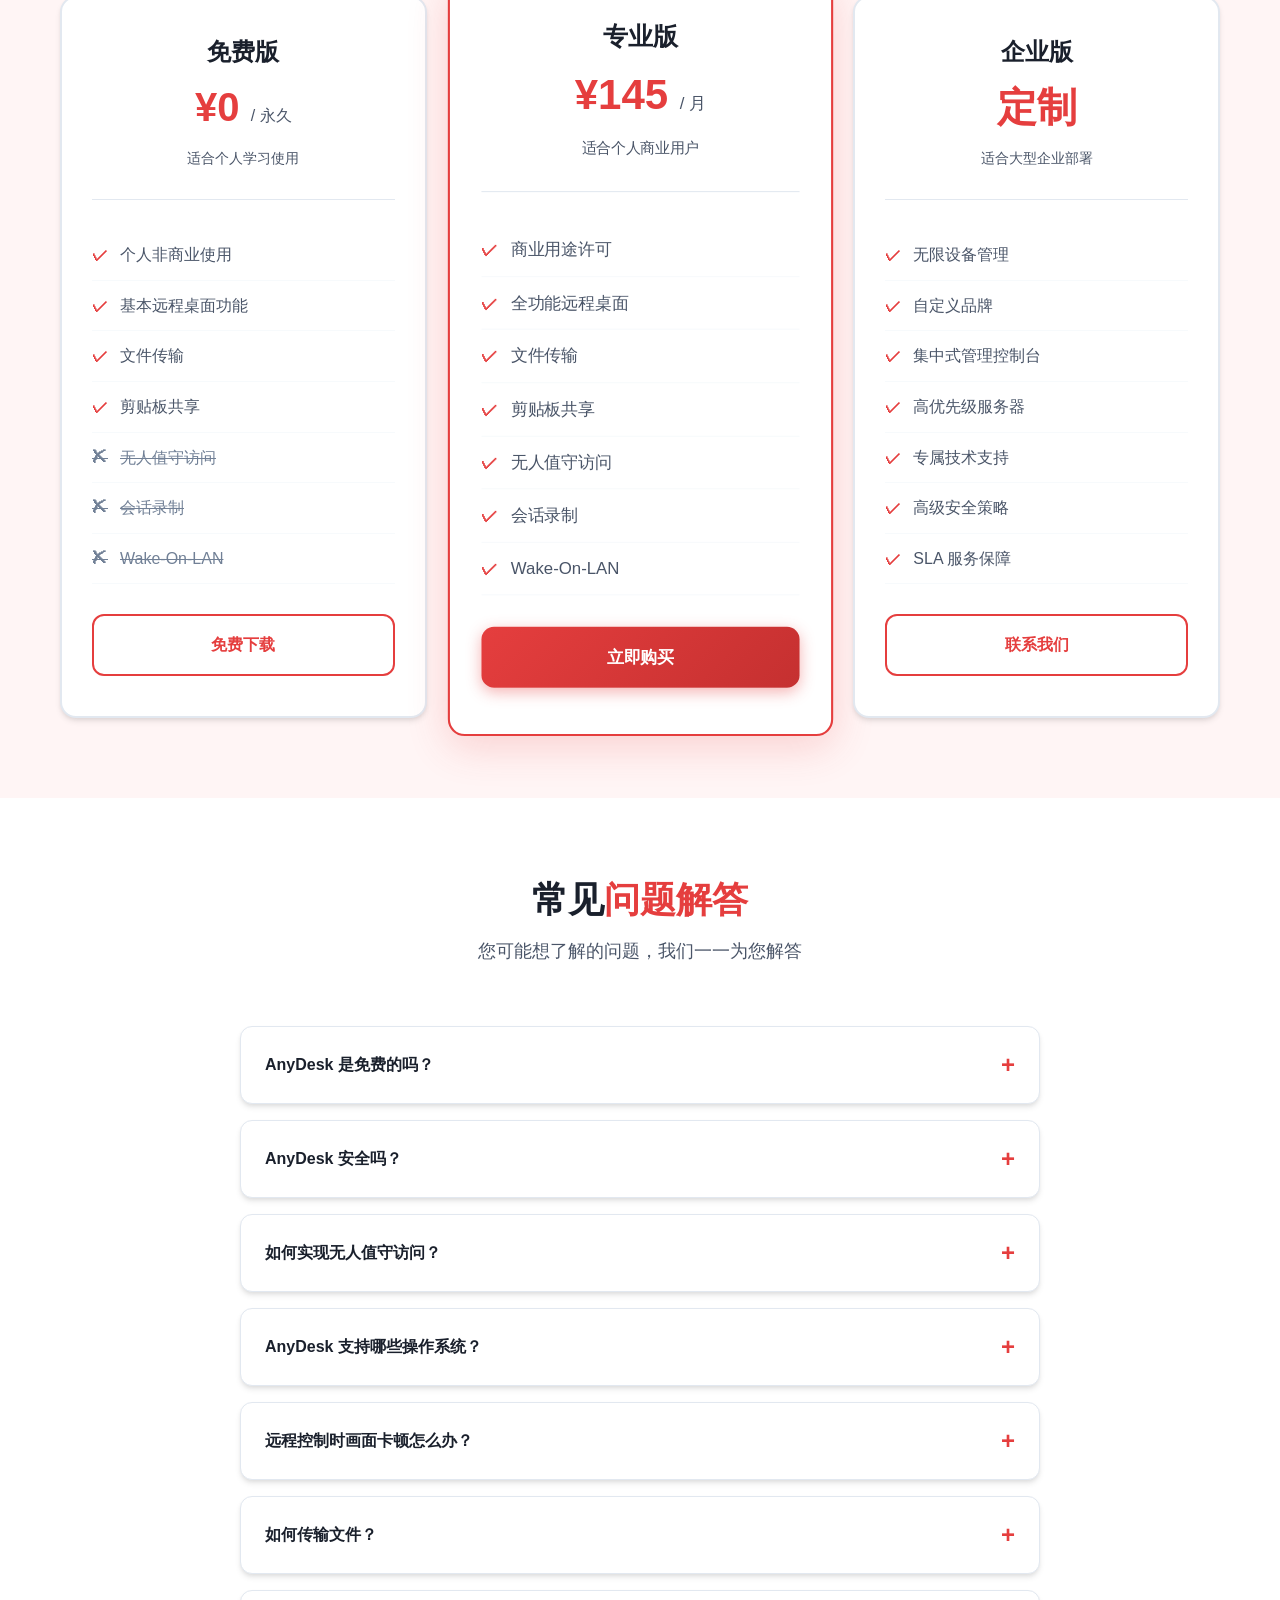
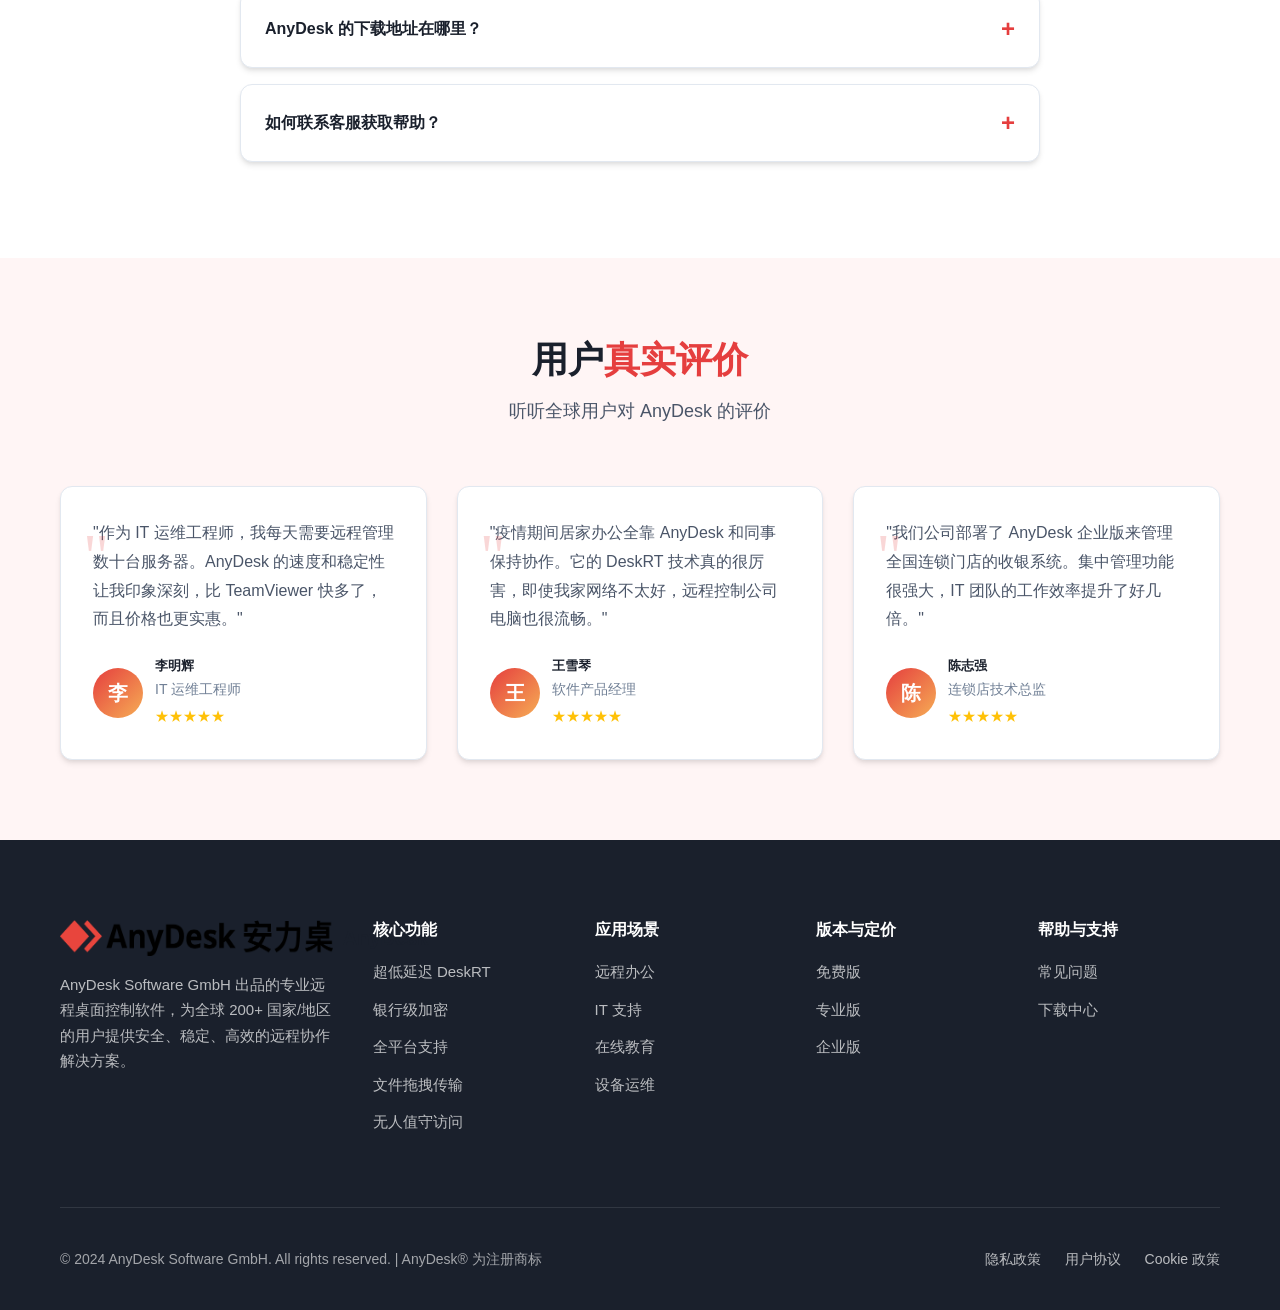
<file: anydesk-remote-com-cn.html>
<!DOCTYPE html>

<html lang="zh-CN">
<head>
<meta charset="utf-8"/>
<meta content="width=device-width, initial-scale=1.0" name="viewport"/>
<title>AnyDesk下载_AnyDesk远程控制软件_免费远程桌面电脑版</title>
<meta content="AnyDesk远程控制软件官方下载，DeskRT专有引擎3.5MB超小体积，60fps超低延迟，TLS加密安全可靠，支持Windows/Mac/Linux全平台，10亿用户信赖之选。" name="description"/>
<meta content="AnyDesk下载,AnyDesk远程控制,远程桌面软件,免费远程控制,AnyDesk电脑版" name="keywords"/>
<meta content="AnyDesk下载_AnyDesk远程控制软件_免费远程桌面电脑版" property="og:title"/>
<meta content="AnyDesk远程控制软件官方下载，DeskRT专有引擎3.5MB超小体积，60fps超低延迟，TLS加密安全可靠。" property="og:description"/>
<meta content="logo.png" property="og:image"/>
<meta content="website" property="og:type"/>
<link href="favicon.png" rel="icon" type="image/png"/>
<link href="logo.svg" rel="icon" type="image/svg+xml"/>
<link href="css/style.css" rel="stylesheet"/>
<script charset="UTF-8" id="LA_COLLECT" src="//sdk.51.la/js-sdk-pro.min.js"></script><script>LA.init({id:"3QQSFN9ktn3R8gRg",ck:"3QQSFN9ktn3R8gRg"})</script><meta content="index, follow, max-snippet:-1, max-image-preview:large" name="robots"/><meta content="AnyDesk Software GmbH" name="author"/><meta content="Copyright 2024-2026 AnyDesk远程控制" name="copyright"/><link href="https://anydesk-remote.com.cn/" rel="canonical"/><meta content="#E53E3E" name="theme-color"/><meta content="AnyDesk远程控制" name="application-name"/><meta content="AnyDesk远程控制" name="apple-mobile-web-app-title"/><link href="https://anydesk-remote.com.cn/" hreflang="zh-CN" rel="alternate"/><link href="https://anydesk-remote.com.cn/" hreflang="x-default" rel="alternate"/><meta content="https://anydesk-remote.com.cn/" property="og:url"/><meta content="AnyDesk远程控制" property="og:site_name"/><meta content="zh_CN" property="og:locale"/><meta content="summary_large_image" name="twitter:card"/><meta content="AnyDesk下载_AnyDesk远程控制软件_免费远程桌面电脑版" name="twitter:title"/><meta content="AnyDesk远程控制软件官方下载，DeskRT专有引擎3.5MB超小体积，60fps超低延迟，TLS加密安全可靠，支持Windows/Mac/Linux全平台，10亿用户信赖之选。" name="twitter:description"/><meta content="https://anydesk-remote.com.cn/logo.png" name="twitter:image"/><script type="application/ld+json">{
  "@context": "https://schema.org",
  "@type": "SoftwareApplication",
  "name": "AnyDesk远程控制",
  "alternateName": "AnyDesk",
  "operatingSystem": "Windows 7/8/10/11, macOS 10.14+, Ubuntu 18.04+, Android 5.0+, iOS 13+",
  "applicationCategory": "UtilitiesApplication",
  "offers": {
    "@type": "Offer",
    "price": "0",
    "priceCurrency": "CNY"
  },
  "aggregateRating": {
    "@type": "AggregateRating",
    "ratingValue": "4.7",
    "ratingCount": "2156",
    "bestRating": "5",
    "worstRating": "1"
  },
  "softwareVersion": "8.1.2",
  "fileSize": "3.5MB",
  "description": "支持Windows/Mac/Linux/Android/iOS全平台互联，DeskRT引擎3.5MB超小体积，60fps流畅画面，TLS 1.2+RSA 2048银行级加密，10亿+用户信赖之选。",
  "downloadUrl": "https://anydesk.com/download",
  "installUrl": "https://anydesk-remote.com.cn/",
  "featureList": "DeskRT编解码器, 60fps超低延迟, TLS加密, 全平台支持, 文件传输, 无人值守访问, 会话录制, Wake-On-LAN",
  "screenshot": "https://anydesk-remote.com.cn/images/hero.jpg",
  "permissions": "网络访问, 文件存储",
  "publisher": {
    "@type": "Organization",
    "name": "AnyDesk Software GmbH",
    "url": "https://anydesk.com"
  }
}</script><script type="application/ld+json">{
  "@context": "https://schema.org",
  "@type": "FAQPage",
  "mainEntity": [
    {
      "@type": "Question",
      "name": "AnyDesk 是免费的吗？",
      "acceptedAnswer": {
        "@type": "Answer",
        "text": "AnyDesk 提供免费版本供个人非商业使用。如果您需要商业用途，可以选择专业版、标准版、高级版或企业版。免费版包含基本的远程桌面功能，适合个人学习和小规模使用。"
      }
    },
    {
      "@type": "Question",
      "name": "AnyDesk 安全吗？",
      "acceptedAnswer": {
        "@type": "Answer",
        "text": "AnyDesk 采用银行级别的安全标准，包括 TLS 1.2 加密协议和 RSA 2048 密钥交换技术。软件已通过 ISO 27001 认证，符合 GDPR 数据保护法规要求，确保您的远程会话安全可靠。"
      }
    },
    {
      "@type": "Question",
      "name": "如何实现无人值守访问？",
      "acceptedAnswer": {
        "@type": "Answer",
        "text": "在远程电脑上设置无人值守访问密码（仅专业版及以上支持）。设置完成后，您只需输入该电脑的 AnyDesk 地址和预设密码，即可随时远程连接，无需对方在线确认。"
      }
    },
    {
      "@type": "Question",
      "name": "AnyDesk 支持哪些操作系统？",
      "acceptedAnswer": {
        "@type": "Answer",
        "text": "AnyDesk 支持 Windows、macOS、Linux、Android、iOS、Chrome OS、Raspberry Pi 和 Apple TV 等平台。您可以在任何主流设备间建立远程连接，实现真正的跨平台协作。"
      }
    },
    {
      "@type": "Question",
      "name": "远程控制时画面卡顿怎么办？",
      "acceptedAnswer": {
        "@type": "Answer",
        "text": "AnyDesk 采用自研的 DeskRT 编解码器，在低带宽下也能保持流畅。如果您遇到卡顿，可以尝试：1) 关闭其他占用带宽的应用；2) 在连接设置中降低画质；3) 确保网络稳定。"
      }
    },
    {
      "@type": "Question",
      "name": "如何传输文件？",
      "acceptedAnswer": {
        "@type": "Answer",
        "text": "AnyDesk 支持多种文件传输方式：1) 直接拖拽文件到远程桌面窗口；2) 使用文件管理器功能浏览和传输；3) 共享剪贴板内容。传输速度快且安全可靠。"
      }
    },
    {
      "@type": "Question",
      "name": "AnyDesk 的下载地址在哪里？",
      "acceptedAnswer": {
        "@type": "Answer",
        "text": "您可以通过点击页面上的下载按钮，跳转到 anydesk.com 官方下载页面获取最新版本。我们始终建议从官网下载，以确保软件的安全性和最新功能。"
      }
    },
    {
      "@type": "Question",
      "name": "如何联系客服获取帮助？",
      "acceptedAnswer": {
        "@type": "Answer",
        "text": "您可以访问 AnyDesk 官网联系页面获取技术支持。企业版用户享有专属技术支持通道。如有购买相关问题，也可以通过官网了解各版本的详细定价和功能对比。"
      }
    }
  ]
}</script><script type="application/ld+json">{
  "@context": "https://schema.org",
  "@type": "BreadcrumbList",
  "itemListElement": [
    {
      "@type": "ListItem",
      "position": 1,
      "name": "首页",
      "item": "https://anydesk-remote.com.cn/"
    },
    {
      "@type": "ListItem",
      "position": 2,
      "name": "AnyDesk远程控制下载",
      "item": "https://anydesk-remote.com.cn/#download"
    }
  ]
}</script></head>
<body>
<!-- Header Navigation -->
<header class="header">
<div class="container">
<a class="logo" href="index.html">
<img alt="AnyDesk" loading="lazy" src="logo.png"/>
<span>AnyDesk</span>
</a>
<nav class="nav">
<a href="#features">功能</a>
<a href="#scenes">场景</a>
<a href="#pricing">版本</a>
<a href="#faq">FAQ</a>
</nav>
<button class="mobile-menu-btn">
<span></span>
<span></span>
<span></span>
</button>
</div>
</header><nav aria-label="breadcrumb" class="breadcrumb">
<div class="container">
<ol itemscope="" itemtype="https://schema.org/BreadcrumbList" style="list-style:none;padding:12px 0;margin:0;font-size:14px;color:#666;">
<li itemprop="itemListElement" itemscope="" itemtype="https://schema.org/ListItem" style="display:inline;">
<a href="https://anydesk-remote.com.cn/" itemprop="item" style="color:#666;text-decoration:none;"><span itemprop="name">首页</span></a>
<meta content="1" itemprop="position"/>
</li>
<li style="display:inline;margin:0 8px;">&gt;</li>
<li itemprop="itemListElement" itemscope="" itemtype="https://schema.org/ListItem" style="display:inline;">
<span itemprop="name" style="color:#333;">AnyDesk远程控制下载</span>
<meta content="2" itemprop="position"/>
</li>
</ol>
</div>
</nav>
<!-- Hero Section -->
<section class="hero">
<div class="container">
<div class="hero-content">
<h1><span>AnyDesk</span> 远程控制下载</h1>
<p class="subtitle">
<strong>DeskRT</strong> 专有编解码器，<strong>60fps</strong> 超低延迟<br/>
                    仅需 <strong>3.5MB</strong> 超小体积即可实现流畅远程控制体验<br/>
                    支持 Windows / macOS / Linux / Android / iOS 全平台
                </p>
<div class="btn-group">
<a class="btn btn-primary" href="https://anydesk.com/download" rel="nofollow sponsored" target="_blank">
<svg fill="none" height="20" stroke="currentColor" stroke-width="2" viewbox="0 0 24 24" width="20">
<path d="M21 15v4a2 2 0 0 1-2 2H5a2 2 0 0 1-2-2v-4"></path>
<polyline points="7 10 12 15 17 10"></polyline>
<line x1="12" x2="12" y1="15" y2="3"></line>
</svg>
                        立即下载 Windows 版
                    </a>
<a class="btn btn-secondary" href="https://anydesk.com/download" rel="nofollow sponsored" target="_blank">查看其他平台</a>
</div>
</div>
<div class="hero-image">
<img alt="AnyDesk 远程控制界面" loading="lazy" onerror="this.style.display='none'" src="images/hero-remote.jpg"/>
<span class="hero-badge">v8.1.2 最新版</span>
</div>
</div>
</section>
<!-- Stats Section -->
<section class="stats">
<div class="container">
<div class="stats-grid">
<div class="stat-item">
<h3>10亿+</h3>
<p>全球下载量</p>
</div>
<div class="stat-item">
<h3>200+</h3>
<p>覆盖国家和地区</p>
</div>
<div class="stat-item">
<h3>20万+</h3>
<p>企业客户信赖</p>
</div>
<div class="stat-item">
<h3>60FPS</h3>
<p>流畅画面帧率</p>
</div>
</div>
</div>
</section>
<!-- Installation Steps -->
<section class="section" id="install">
<div class="container">
<div class="section-header">
<h2>四步轻松<span>开始远程控制</span></h2>
<p>下载、安装、连接，三步即可完成远程访问</p>
</div>
<div class="steps-grid">
<div class="step-item">
<div class="step-number">1</div>
<h4>下载 AnyDesk</h4>
<p>点击下载按钮，获取 Windows 安装包（仅 3.5MB）</p>
</div>
<div class="step-item">
<div class="step-number">2</div>
<h4>安装运行</h4>
<p>双击安装包，快速完成安装并启动程序</p>
</div>
<div class="step-item">
<div class="step-number">3</div>
<h4>输入地址</h4>
<p>输入对方的 9 位 AnyDesk 地址，即可发起连接</p>
</div>
<div class="step-item">
<div class="step-number">4</div>
<h4>开始控制</h4>
<p>连接成功后即可远程操控对方电脑，如同本地操作</p>
</div>
</div>
</div>
</section>
<!-- Features Section -->
<section class="section bg-light" id="features">
<div class="container">
<div class="section-header">
<h2>强大功能，<span>远程控制更高效</span></h2>
<p>专为高效远程协作打造的八大核心功能</p>
</div>
<div class="features-grid">
<div class="feature-card">
<div class="feature-icon">⚡</div>
<h4>超低延迟 DeskRT</h4>
<p>自研 DeskRT 编解码器，60fps 流畅画面，本地般的操控体验</p>
</div>
<div class="feature-card">
<div class="feature-icon">🔒</div>
<h4>银行级加密</h4>
<p>TLS 1.2 加密 + RSA 2048 密钥交换，数据传输安全无忧</p>
</div>
<div class="feature-card">
<div class="feature-icon">🌐</div>
<h4>全平台覆盖</h4>
<p>支持 Windows/macOS/Linux/Android/iOS 等 10+ 平台互联</p>
</div>
<div class="feature-card">
<div class="feature-icon">📁</div>
<h4>文件拖拽传输</h4>
<p>直接拖拽文件即可传输，无需复杂设置，方便快捷</p>
</div>
<div class="feature-card">
<div class="feature-icon">👤</div>
<h4>无人值守访问</h4>
<p>预设密码即可实现无人值守访问，7×24 小时随时连接</p>
</div>
<div class="feature-card">
<div class="feature-icon">🎬</div>
<h4>会话录制</h4>
<p>完整录制远程会话过程，回放审计，满足合规要求</p>
</div>
<div class="feature-card">
<div class="feature-icon">✨</div>
<h4>Wake-On-LAN</h4>
<p>远程唤醒休眠电脑，节省能源的同时随时远程访问</p>
</div>
<div class="feature-card">
<div class="feature-icon">🎭</div>
<h4>隐私模式</h4>
<p>一键开启隐私模式，远程时隐藏本地屏幕，保护隐私</p>
</div>
</div>
</div>
</section>
<!-- Scenes Section -->
<section class="section" id="scenes">
<div class="container">
<div class="section-header">
<h2>适用场景，<span>覆盖各行各业</span></h2>
<p>无论是远程办公还是技术支持，AnyDesk 都能完美胜任</p>
</div>
<div class="scenes-grid">
<div class="scene-card">
<img alt="远程办公" loading="lazy" onerror="this.src='https://images.unsplash.com/photo-1587614382346-4ec70e388b28?w=400&amp;h=225&amp;fit=crop'" src="images/scene-work.jpg"/>
<div class="scene-overlay">
<h4>远程办公</h4>
<p>居家出差，随时访问公司电脑</p>
</div>
</div>
<div class="scene-card">
<img alt="IT支持" loading="lazy" onerror="this.src='https://images.unsplash.com/photo-1558494949-ef010cbdcc31?w=400&amp;h=225&amp;fit=crop'" src="images/scene-server.jpg"/>
<div class="scene-overlay">
<h4>IT 支持</h4>
<p>快速响应，高效解决技术问题</p>
</div>
</div>
<div class="scene-card">
<img alt="在线教育" loading="lazy" onerror="this.src='https://images.unsplash.com/photo-1501504905252-473c47e087f8?w=400&amp;h=225&amp;fit=crop'" src="images/scene-teaching.jpg"/>
<div class="scene-overlay">
<h4>在线教育</h4>
<p>远程演示，实时指导学员操作</p>
</div>
</div>
<div class="scene-card">
<img alt="设备运维" loading="lazy" onerror="this.src='https://images.unsplash.com/photo-1581092160562-40aa08e78837?w=400&amp;h=225&amp;fit=crop'" src="images/scene-maintenance.jpg"/>
<div class="scene-overlay">
<h4>设备运维</h4>
<p>批量管理，跨地域设备统一维护</p>
</div>
</div>
</div>
</div>
</section>
<!-- Pricing Section -->
<section class="section bg-light" id="pricing">
<div class="container">
<div class="section-header">
<h2>选择适合您的<span>版本</span></h2>
<p>从个人免费到企业定制，总有一款适合您</p>
</div>
<div class="pricing-grid">
<div class="pricing-card">
<div class="pricing-header">
<h3>免费版</h3>
<div class="price">¥0 <span>/ 永久</span></div>
<p class="desc">适合个人学习使用</p>
</div>
<ul class="pricing-features">
<li>个人非商业使用</li>
<li>基本远程桌面功能</li>
<li>文件传输</li>
<li>剪贴板共享</li>
<li class="disabled">无人值守访问</li>
<li class="disabled">会话录制</li>
<li class="disabled">Wake-On-LAN</li>
</ul>
<a class="btn btn-secondary" href="https://anydesk.com/download" rel="nofollow sponsored" target="_blank">免费下载</a>
</div>
<div class="pricing-card featured">
<span class="pricing-badge">热门推荐</span>
<div class="pricing-header">
<h3>专业版</h3>
<div class="price">¥145 <span>/ 月</span></div>
<p class="desc">适合个人商业用户</p>
</div>
<ul class="pricing-features">
<li>商业用途许可</li>
<li>全功能远程桌面</li>
<li>文件传输</li>
<li>剪贴板共享</li>
<li>无人值守访问</li>
<li>会话录制</li>
<li>Wake-On-LAN</li>
</ul>
<a class="btn btn-primary" href="https://anydesk.com/download" rel="nofollow sponsored" target="_blank">立即购买</a>
</div>
<div class="pricing-card">
<div class="pricing-header">
<h3>企业版</h3>
<div class="price">定制</div>
<p class="desc">适合大型企业部署</p>
</div>
<ul class="pricing-features">
<li>无限设备管理</li>
<li>自定义品牌</li>
<li>集中式管理控制台</li>
<li>高优先级服务器</li>
<li>专属技术支持</li>
<li>高级安全策略</li>
<li>SLA 服务保障</li>
</ul>
<a class="btn btn-secondary" href="#" target="_blank">联系我们</a>
</div>
</div>
</div>
</section>
<!-- FAQ Section -->
<section class="section" id="faq">
<div class="container">
<div class="section-header">
<h2>常见<span>问题解答</span></h2>
<p>您可能想了解的问题，我们一一为您解答</p>
</div>
<div class="faq-list">
<div class="faq-item">
<button class="faq-question">AnyDesk 是免费的吗？</button>
<div class="faq-answer">
<p>AnyDesk 提供免费版本供个人非商业使用。如果您需要商业用途，可以选择专业版、标准版、高级版或企业版。免费版包含基本的远程桌面功能，适合个人学习和小规模使用。</p>
</div>
</div>
<div class="faq-item">
<button class="faq-question">AnyDesk 安全吗？</button>
<div class="faq-answer">
<p>AnyDesk 采用银行级别的安全标准，包括 TLS 1.2 加密协议和 RSA 2048 密钥交换技术。软件已通过 ISO 27001 认证，符合 GDPR 数据保护法规要求，确保您的远程会话安全可靠。</p>
</div>
</div>
<div class="faq-item">
<button class="faq-question">如何实现无人值守访问？</button>
<div class="faq-answer">
<p>在远程电脑上设置无人值守访问密码（仅专业版及以上支持）。设置完成后，您只需输入该电脑的 AnyDesk 地址和预设密码，即可随时远程连接，无需对方在线确认。</p>
</div>
</div>
<div class="faq-item">
<button class="faq-question">AnyDesk 支持哪些操作系统？</button>
<div class="faq-answer">
<p>AnyDesk 支持 Windows、macOS、Linux、Android、iOS、Chrome OS、Raspberry Pi 和 Apple TV 等平台。您可以在任何主流设备间建立远程连接，实现真正的跨平台协作。</p>
</div>
</div>
<div class="faq-item">
<button class="faq-question">远程控制时画面卡顿怎么办？</button>
<div class="faq-answer">
<p>AnyDesk 采用自研的 DeskRT 编解码器，在低带宽下也能保持流畅。如果您遇到卡顿，可以尝试：1) 关闭其他占用带宽的应用；2) 在连接设置中降低画质；3) 确保网络稳定。</p>
</div>
</div>
<div class="faq-item">
<button class="faq-question">如何传输文件？</button>
<div class="faq-answer">
<p>AnyDesk 支持多种文件传输方式：1) 直接拖拽文件到远程桌面窗口；2) 使用文件管理器功能浏览和传输；3) 共享剪贴板内容。传输速度快且安全可靠。</p>
</div>
</div>
<div class="faq-item">
<button class="faq-question">AnyDesk 的下载地址在哪里？</button>
<div class="faq-answer">
<p>您可以通过点击页面上的下载按钮，跳转到 anydesk.com 官方下载页面获取最新版本。我们始终建议从官网下载，以确保软件的安全性和最新功能。</p>
</div>
</div>
<div class="faq-item">
<button class="faq-question">如何联系客服获取帮助？</button>
<div class="faq-answer">
<p>您可以访问 AnyDesk 官网联系页面获取技术支持。企业版用户享有专属技术支持通道。如有购买相关问题，也可以通过官网了解各版本的详细定价和功能对比。</p>
</div>
</div>
</div>
</div>
</section>
<!-- Testimonials Section -->
<section class="section bg-light">
<div class="container">
<div class="section-header">
<h2>用户<span>真实评价</span></h2>
<p>听听全球用户对 AnyDesk 的评价</p>
</div>
<div class="testimonials-grid">
<div class="testimonial-card">
<p class="testimonial-content">"作为 IT 运维工程师，我每天需要远程管理数十台服务器。AnyDesk 的速度和稳定性让我印象深刻，比 TeamViewer 快多了，而且价格也更实惠。"</p>
<div class="testimonial-author">
<div class="testimonial-avatar">李</div>
<div class="testimonial-info">
<h5>李明辉</h5>
<p>IT 运维工程师</p>
<div class="testimonial-stars">★★★★★</div>
</div>
</div>
</div>
<div class="testimonial-card">
<p class="testimonial-content">"疫情期间居家办公全靠 AnyDesk 和同事保持协作。它的 DeskRT 技术真的很厉害，即使我家网络不太好，远程控制公司电脑也很流畅。"</p>
<div class="testimonial-author">
<div class="testimonial-avatar">王</div>
<div class="testimonial-info">
<h5>王雪琴</h5>
<p>软件产品经理</p>
<div class="testimonial-stars">★★★★★</div>
</div>
</div>
</div>
<div class="testimonial-card">
<p class="testimonial-content">"我们公司部署了 AnyDesk 企业版来管理全国连锁门店的收银系统。集中管理功能很强大，IT 团队的工作效率提升了好几倍。"</p>
<div class="testimonial-author">
<div class="testimonial-avatar">陈</div>
<div class="testimonial-info">
<h5>陈志强</h5>
<p>连锁店技术总监</p>
<div class="testimonial-stars">★★★★★</div>
</div>
</div>
</div>
</div>
</div>
</section>
<!-- Footer -->
<footer class="footer">
<div class="container">
<div class="footer-grid">
<div class="footer-brand">
<a class="logo" href="index.html">
<img alt="AnyDesk" loading="lazy" src="logo.png"/>
<span>AnyDesk</span>
</a>
<p>AnyDesk Software GmbH 出品的专业远程桌面控制软件，为全球 200+ 国家/地区的用户提供安全、稳定、高效的远程协作解决方案。</p>
</div>
<div class="footer-column">
<h5>核心功能</h5>
<ul>
<li><a href="#features">超低延迟 DeskRT</a></li>
<li><a href="#features">银行级加密</a></li>
<li><a href="#features">全平台支持</a></li>
<li><a href="#features">文件拖拽传输</a></li>
<li><a href="#features">无人值守访问</a></li>
</ul>
</div>
<div class="footer-column">
<h5>应用场景</h5>
<ul>
<li><a href="#scenes">远程办公</a></li>
<li><a href="#scenes">IT 支持</a></li>
<li><a href="#scenes">在线教育</a></li>
<li><a href="#scenes">设备运维</a></li>
</ul>
</div>
<div class="footer-column">
<h5>版本与定价</h5>
<ul>
<li><a href="#pricing">免费版</a></li>
<li><a href="#pricing">专业版</a></li>
<li><a href="#pricing">企业版</a></li>
</ul>
</div>
<div class="footer-column">
<h5>帮助与支持</h5>
<ul>
<li><a href="#faq">常见问题</a></li>
<li><a href="https://anydesk.com/download" rel="nofollow sponsored" target="_blank">下载中心</a></li>
</ul>
</div>
</div>
<div class="footer-bottom">
<p>© 2024 AnyDesk Software GmbH. All rights reserved. | AnyDesk® 为注册商标</p>
<div class="footer-links">
<a href="privacy-policy.html">隐私政策</a>
<a href="user-agreement.html">用户协议</a>
<a href="cookie-policy.html">Cookie 政策</a>
</div>
</div>
</div>
</footer>
<!-- Back to Top Button -->
<button class="back-to-top" id="backToTop">↑</button>
<!-- JavaScript -->
<script>
        // FAQ Accordion
        document.querySelectorAll('.faq-question').forEach(button => {
            button.addEventListener('click', () => {
                const faqItem = button.parentElement;
                const isActive = faqItem.classList.contains('active');
                
                // Close all other items
                document.querySelectorAll('.faq-item').forEach(item => {
                    item.classList.remove('active');
                });
                
                // Toggle current item
                if (!isActive) {
                    faqItem.classList.add('active');
                }
            });
        });

        // Back to Top Button
        const backToTop = document.getElementById('backToTop');
        
        window.addEventListener('scroll', () => {
            if (window.scrollY > 300) {
                backToTop.classList.add('visible');
            } else {
                backToTop.classList.remove('visible');
            }
        });

        backToTop.addEventListener('click', () => {
            window.scrollTo({ top: 0, behavior: 'smooth' });
        });

        // Smooth scroll for anchor links
        document.querySelectorAll('a[href^="#"]').forEach(anchor => {
            anchor.addEventListener('click', function (e) {
                e.preventDefault();
                const target = document.querySelector(this.getAttribute('href'));
                if (target) {
                    target.scrollIntoView({ behavior: 'smooth' });
                }
            });
        });

        // Mobile menu toggle (placeholder for mobile responsiveness)
        document.querySelector('.mobile-menu-btn').addEventListener('click', function() {
            document.querySelector('.nav').classList.toggle('active');
        });
    </script>
<style>
/* ========== 响应式规则 - AnyDesk ========== */
@media (max-width: 1024px) {
    .container { padding: 0 20px; }
    .header { padding: 15px 0; }
    .nav { gap: 20px; }
    .hero { padding: 60px 0; }
    .hero-content { max-width: 100%; }
    .hero-title { font-size: 2.2rem; }
    .hero-image { max-width: 400px; }
    .stats-grid { grid-template-columns: repeat(2, 1fr); gap: 20px; }
    .steps-grid { grid-template-columns: repeat(2, 1fr); }
    .features-grid { grid-template-columns: repeat(2, 1fr); }
    .scenes-grid { grid-template-columns: repeat(2, 1fr); }
    .pricing-grid { grid-template-columns: repeat(2, 1fr); }
}
@media (max-width: 768px) {
    .header-inner { flex-wrap: wrap; }
    .nav { display: none !important; }
    .mobile-menu-btn { display: flex !important; }
    .hero { padding: 40px 0; flex-direction: column; }
    .hero-content { text-align: center; padding: 0 20px; }
    .btn-group { justify-content: center; flex-wrap: wrap; }
    .hero-image { max-width: 100%; margin-top: 30px; }
    .stats-grid { grid-template-columns: repeat(2, 1fr); }
    .stat-item { padding: 15px; }
    .stat-num { font-size: 1.5rem; }
    .steps-grid { grid-template-columns: 1fr; }
    .features-grid { grid-template-columns: 1fr; }
    .scenes-grid { grid-template-columns: 1fr; }
    .pricing-grid { grid-template-columns: 1fr; }
    .section { padding: 40px 0; }
    .section-header h2 { font-size: 1.8rem; }
    .testimonials-grid { grid-template-columns: 1fr; }
    .footer-grid { grid-template-columns: repeat(2, 1fr); }
    .breadcrumb { font-size: 12px; padding: 8px 0; }
}
@media (max-width: 480px) {
    .container { padding: 0 15px; }
    .logo { font-size: 1.2rem; }
    .hero-title { font-size: 1.8rem; }
    .hero-subtitle { font-size: 1rem; }
    .btn { padding: 10px 20px; font-size: 0.9rem; }
    .stats-grid { grid-template-columns: 1fr; }
    .step-item { padding: 15px; }
    .section-header h2 { font-size: 1.5rem; }
    .footer-grid { grid-template-columns: 1fr; }
    .feature-card, .scene-card { padding: 15px; }
}</style>
</body>
</html>
</file>
<file: css/style.css>
/* AnyDesk Download Site Styles - Red & Orange Tech Theme */

/* ===== CSS Reset & Base ===== */
*, *::before, *::after {
    margin: 0;
    padding: 0;
    box-sizing: border-box;
}

html {
    scroll-behavior: smooth;
}

body {
    font-family: -apple-system, BlinkMacSystemFont, 'Segoe UI', Roboto, 'Helvetica Neue', Arial, sans-serif;
    line-height: 1.6;
    color: #1A202C;
    background-color: #FFFFFF;
}

/* ===== CSS Variables ===== */
:root {
    --primary: #E53E3E;
    --primary-dark: #C53030;
    --accent: #F6AD55;
    --accent-orange: #FF6B35;
    --bg-white: #FFFFFF;
    --bg-light: #FFF5F5;
    --bg-gray: #F7FAFC;
    --text-dark: #1A202C;
    --text-gray: #4A5568;
    --text-light: #718096;
    --border: #E2E8F0;
    --shadow: 0 4px 6px -1px rgba(0, 0, 0, 0.1), 0 2px 4px -1px rgba(0, 0, 0, 0.06);
    --shadow-lg: 0 10px 15px -3px rgba(0, 0, 0, 0.1), 0 4px 6px -2px rgba(0, 0, 0, 0.05);
    --radius: 12px;
    --radius-lg: 16px;
}

/* ===== Typography ===== */
h1, h2, h3, h4, h5, h6 {
    font-weight: 700;
    line-height: 1.2;
}

h1 { font-size: 3rem; }
h2 { font-size: 2.25rem; }
h3 { font-size: 1.5rem; }
h4 { font-size: 1.25rem; }

a {
    color: var(--primary);
    text-decoration: none;
    transition: color 0.3s ease;
}

a:hover {
    color: var(--primary-dark);
}

/* ===== Container ===== */
.container {
    max-width: 1200px;
    margin: 0 auto;
    padding: 0 20px;
}

/* ===== Header ===== */
.header {
    position: fixed;
    top: 0;
    left: 0;
    right: 0;
    background: rgba(255, 255, 255, 0.95);
    backdrop-filter: blur(10px);
    border-bottom: 1px solid var(--border);
    z-index: 1000;
    padding: 0 20px;
}

.header .container {
    display: flex;
    justify-content: space-between;
    align-items: center;
    height: 70px;
    max-width: 1200px;
}

.logo {
    display: flex;
    align-items: center;
    gap: 10px;
}

.logo img {
    height: 36px;
    width: auto;
}

.logo span {
    font-size: 1.25rem;
    font-weight: 700;
    color: var(--text-dark);
}

.nav {
    display: flex;
    gap: 32px;
}

.nav a {
    color: var(--text-gray);
    font-weight: 500;
    padding: 8px 0;
    position: relative;
}

.nav a::after {
    content: '';
    position: absolute;
    bottom: 0;
    left: 0;
    width: 0;
    height: 2px;
    background: var(--primary);
    transition: width 0.3s ease;
}

.nav a:hover::after {
    width: 100%;
}

.nav a:hover {
    color: var(--primary);
}

.mobile-menu-btn {
    display: none;
    flex-direction: column;
    gap: 5px;
    background: none;
    border: none;
    cursor: pointer;
    padding: 5px;
}

.mobile-menu-btn span {
    width: 24px;
    height: 2px;
    background: var(--text-dark);
    transition: 0.3s;
}

/* ===== Hero Section ===== */
.hero {
    padding: 140px 0 80px;
    background: linear-gradient(135deg, var(--bg-light) 0%, var(--bg-white) 100%);
    min-height: 100vh;
    display: flex;
    align-items: center;
}

.hero .container {
    display: grid;
    grid-template-columns: 1fr 1fr;
    gap: 60px;
    align-items: center;
}

.hero-content h1 {
    color: var(--text-dark);
    margin-bottom: 20px;
}

.hero-content h1 span {
    color: var(--primary);
}

.hero-content .subtitle {
    font-size: 1.25rem;
    color: var(--text-gray);
    margin-bottom: 32px;
    line-height: 1.8;
}

.hero-content .subtitle strong {
    color: var(--primary);
}

.btn-group {
    display: flex;
    gap: 16px;
    flex-wrap: wrap;
}

.btn {
    display: inline-flex;
    align-items: center;
    justify-content: center;
    gap: 8px;
    padding: 16px 32px;
    font-size: 1rem;
    font-weight: 600;
    border-radius: var(--radius);
    cursor: pointer;
    transition: all 0.3s ease;
    border: none;
}

.btn-primary {
    background: linear-gradient(135deg, var(--primary) 0%, var(--primary-dark) 100%);
    color: white;
    box-shadow: 0 4px 14px rgba(229, 62, 62, 0.4);
}

.btn-primary:hover {
    transform: translateY(-2px);
    box-shadow: 0 6px 20px rgba(229, 62, 62, 0.5);
    color: white;
}

.btn-secondary {
    background: white;
    color: var(--primary);
    border: 2px solid var(--primary);
}

.btn-secondary:hover {
    background: var(--bg-light);
}

.hero-image {
    position: relative;
}

.hero-image img {
    width: 100%;
    border-radius: var(--radius-lg);
    box-shadow: var(--shadow-lg);
}

.hero-badge {
    position: absolute;
    top: 20px;
    right: 20px;
    background: var(--primary);
    color: white;
    padding: 8px 16px;
    border-radius: 20px;
    font-size: 0.875rem;
    font-weight: 600;
}

/* ===== Stats Section ===== */
.stats {
    background: linear-gradient(135deg, var(--primary) 0%, var(--primary-dark) 100%);
    padding: 60px 0;
    color: white;
}

.stats-grid {
    display: grid;
    grid-template-columns: repeat(4, 1fr);
    gap: 30px;
    text-align: center;
}

.stat-item h3 {
    font-size: 3rem;
    font-weight: 800;
    margin-bottom: 8px;
}

.stat-item p {
    font-size: 1rem;
    opacity: 0.9;
}

/* ===== Section Common ===== */
.section {
    padding: 80px 0;
}

.section-header {
    text-align: center;
    margin-bottom: 60px;
}

.section-header h2 {
    margin-bottom: 16px;
}

.section-header h2 span {
    color: var(--primary);
}

.section-header p {
    color: var(--text-gray);
    font-size: 1.125rem;
    max-width: 600px;
    margin: 0 auto;
}

.bg-light {
    background: var(--bg-light);
}

/* ===== Installation Steps ===== */
.steps-grid {
    display: grid;
    grid-template-columns: repeat(4, 1fr);
    gap: 30px;
    position: relative;
}

.steps-grid::before {
    content: '';
    position: absolute;
    top: 45px;
    left: 12.5%;
    right: 12.5%;
    height: 3px;
    background: linear-gradient(90deg, var(--primary), var(--accent));
    border-radius: 2px;
    z-index: 0;
}

.step-item {
    text-align: center;
    position: relative;
    z-index: 1;
}

.step-number {
    width: 90px;
    height: 90px;
    background: linear-gradient(135deg, var(--primary) 0%, var(--accent) 100%);
    color: white;
    border-radius: 50%;
    display: flex;
    align-items: center;
    justify-content: center;
    font-size: 2rem;
    font-weight: 800;
    margin: 0 auto 24px;
    box-shadow: 0 8px 25px rgba(229, 62, 62, 0.3);
}

.step-item h4 {
    margin-bottom: 12px;
    color: var(--text-dark);
}

.step-item p {
    color: var(--text-gray);
    font-size: 0.9375rem;
}

/* ===== Features Grid ===== */
.features-grid {
    display: grid;
    grid-template-columns: repeat(4, 1fr);
    gap: 24px;
}

.feature-card {
    background: white;
    border-radius: var(--radius);
    padding: 32px 24px;
    text-align: center;
    box-shadow: var(--shadow);
    transition: all 0.3s ease;
    border: 1px solid var(--border);
}

.feature-card:hover {
    transform: translateY(-8px);
    box-shadow: var(--shadow-lg);
    border-color: var(--primary);
}

.feature-icon {
    width: 70px;
    height: 70px;
    background: linear-gradient(135deg, var(--bg-light) 0%, #FEE2E2 100%);
    border-radius: 16px;
    display: flex;
    align-items: center;
    justify-content: center;
    margin: 0 auto 20px;
    font-size: 2rem;
}

.feature-card h4 {
    margin-bottom: 12px;
    color: var(--text-dark);
}

.feature-card p {
    color: var(--text-gray);
    font-size: 0.9375rem;
}

/* ===== Scenes Grid ===== */
.scenes-grid {
    display: grid;
    grid-template-columns: repeat(4, 1fr);
    gap: 24px;
}

.scene-card {
    position: relative;
    border-radius: var(--radius);
    overflow: hidden;
    box-shadow: var(--shadow);
    cursor: pointer;
    transition: all 0.3s ease;
}

.scene-card:hover {
    transform: translateY(-5px);
    box-shadow: var(--shadow-lg);
}

.scene-card img {
    aspect-ratio: 16/9;
    width: 100%;
    height: auto;
    object-fit: cover;
    border-radius: var(--radius);
}

.scene-card .scene-overlay {
    position: absolute;
    bottom: 0;
    left: 0;
    right: 0;
    background: linear-gradient(to top, rgba(0,0,0,0.8) 0%, transparent 100%);
    padding: 40px 20px 20px;
    color: white;
}

.scene-overlay h4 {
    margin-bottom: 4px;
}

.scene-overlay p {
    font-size: 0.875rem;
    opacity: 0.9;
}

/* ===== Pricing Table ===== */
.pricing-grid {
    display: grid;
    grid-template-columns: repeat(3, 1fr);
    gap: 30px;
}

.pricing-card {
    background: white;
    border-radius: var(--radius-lg);
    padding: 40px 30px;
    box-shadow: var(--shadow);
    border: 2px solid var(--border);
    position: relative;
    transition: all 0.3s ease;
}

.pricing-card.featured {
    border-color: var(--primary);
    transform: scale(1.05);
}

.pricing-card:hover {
    box-shadow: var(--shadow-lg);
}

.pricing-card.featured {
    box-shadow: 0 10px 40px rgba(229, 62, 62, 0.2);
}

.pricing-badge {
    position: absolute;
    top: -12px;
    left: 50%;
    transform: translateX(-50%);
    background: var(--primary);
    color: white;
    padding: 6px 20px;
    border-radius: 20px;
    font-size: 0.75rem;
    font-weight: 600;
}

.pricing-header {
    text-align: center;
    margin-bottom: 30px;
    padding-bottom: 30px;
    border-bottom: 1px solid var(--border);
}

.pricing-header h3 {
    margin-bottom: 8px;
}

.pricing-header .price {
    font-size: 2.5rem;
    font-weight: 800;
    color: var(--primary);
}

.pricing-header .price span {
    font-size: 1rem;
    font-weight: 400;
    color: var(--text-gray);
}

.pricing-header .desc {
    color: var(--text-gray);
    font-size: 0.875rem;
    margin-top: 8px;
}

.pricing-features {
    list-style: none;
    margin-bottom: 30px;
}

.pricing-features li {
    padding: 12px 0;
    border-bottom: 1px solid var(--bg-gray);
    display: flex;
    align-items: center;
    gap: 12px;
    color: var(--text-gray);
}

.pricing-features li::before {
    content: '✓';
    color: var(--primary);
    font-weight: 700;
}

.pricing-features li.disabled {
    color: var(--text-light);
    text-decoration: line-through;
}

.pricing-features li.disabled::before {
    content: '✗';
    color: var(--text-light);
}

.pricing-card .btn {
    width: 100%;
}

/* ===== FAQ Section ===== */
.faq-list {
    max-width: 800px;
    margin: 0 auto;
}

.faq-item {
    background: white;
    border-radius: var(--radius);
    margin-bottom: 16px;
    box-shadow: var(--shadow);
    overflow: hidden;
    border: 1px solid var(--border);
}

.faq-question {
    width: 100%;
    padding: 24px;
    background: none;
    border: none;
    text-align: left;
    font-size: 1rem;
    font-weight: 600;
    color: var(--text-dark);
    cursor: pointer;
    display: flex;
    justify-content: space-between;
    align-items: center;
    gap: 16px;
    transition: background 0.3s;
}

.faq-question:hover {
    background: var(--bg-light);
}

.faq-question::after {
    content: '+';
    font-size: 1.5rem;
    color: var(--primary);
    transition: transform 0.3s;
}

.faq-item.active .faq-question::after {
    transform: rotate(45deg);
}

.faq-answer {
    max-height: 0;
    overflow: hidden;
    transition: max-height 0.3s ease, padding 0.3s ease;
}

.faq-item.active .faq-answer {
    max-height: 500px;
}

.faq-answer p {
    padding: 0 24px 24px;
    color: var(--text-gray);
    line-height: 1.8;
}

/* ===== Testimonials ===== */
.testimonials-grid {
    display: grid;
    grid-template-columns: repeat(3, 1fr);
    gap: 30px;
}

.testimonial-card {
    background: white;
    border-radius: var(--radius);
    padding: 32px;
    box-shadow: var(--shadow);
    border: 1px solid var(--border);
}

.testimonial-content {
    color: var(--text-gray);
    font-size: 1rem;
    line-height: 1.8;
    margin-bottom: 24px;
    position: relative;
}

.testimonial-content::before {
    content: '"';
    font-size: 4rem;
    color: var(--primary);
    opacity: 0.2;
    position: absolute;
    top: -20px;
    left: -10px;
    font-family: Georgia, serif;
}

.testimonial-author {
    display: flex;
    align-items: center;
    gap: 12px;
}

.testimonial-avatar {
    width: 50px;
    height: 50px;
    border-radius: 50%;
    background: linear-gradient(135deg, var(--primary), var(--accent));
    display: flex;
    align-items: center;
    justify-content: center;
    color: white;
    font-weight: 700;
    font-size: 1.25rem;
}

.testimonial-info h5 {
    color: var(--text-dark);
    margin-bottom: 4px;
}

.testimonial-info p {
    color: var(--text-light);
    font-size: 0.875rem;
}

.testimonial-stars {
    color: #FFC107;
    font-size: 0.875rem;
    margin-top: 4px;
}

/* ===== Footer ===== */
.footer {
    background: var(--text-dark);
    color: white;
    padding: 80px 0 40px;
}

.footer-grid {
    display: grid;
    grid-template-columns: 1.5fr repeat(4, 1fr);
    gap: 40px;
    margin-bottom: 60px;
}

.footer-brand p {
    color: rgba(255,255,255,0.7);
    margin-top: 16px;
    font-size: 0.9375rem;
    line-height: 1.7;
}

.footer-column h5 {
    font-size: 1rem;
    margin-bottom: 20px;
    color: white;
}

.footer-column ul {
    list-style: none;
}

.footer-column ul li {
    margin-bottom: 12px;
}

.footer-column ul li a {
    color: rgba(255,255,255,0.7);
    font-size: 0.9375rem;
    transition: color 0.3s;
}

.footer-column ul li a:hover {
    color: var(--primary);
}

.footer-bottom {
    border-top: 1px solid rgba(255,255,255,0.1);
    padding-top: 40px;
    display: flex;
    justify-content: space-between;
    align-items: center;
    flex-wrap: wrap;
    gap: 20px;
}

.footer-bottom p {
    color: rgba(255,255,255,0.6);
    font-size: 0.875rem;
}

.footer-links {
    display: flex;
    gap: 24px;
}

.footer-links a {
    color: rgba(255,255,255,0.7);
    font-size: 0.875rem;
}

.footer-links a:hover {
    color: var(--primary);
}

/* ===== Legal Pages ===== */
.legal-page {
    padding-top: 100px;
}

.legal-header {
    background: linear-gradient(135deg, var(--primary) 0%, var(--primary-dark) 100%);
    color: white;
    padding: 60px 0;
    text-align: center;
}

.legal-header h1 {
    margin-bottom: 12px;
}

.legal-header p {
    opacity: 0.9;
}

.legal-content {
    max-width: 800px;
    margin: 0 auto;
    padding: 60px 20px;
}

.legal-content h2 {
    font-size: 1.5rem;
    margin: 40px 0 20px;
    color: var(--text-dark);
}

.legal-content h3 {
    font-size: 1.25rem;
    margin: 30px 0 16px;
    color: var(--text-dark);
}

.legal-content p {
    margin-bottom: 16px;
    color: var(--text-gray);
    line-height: 1.8;
}

.legal-content ul {
    margin: 16px 0;
    padding-left: 24px;
    color: var(--text-gray);
}

.legal-content li {
    margin-bottom: 12px;
    line-height: 1.7;
}

/* ===== Back to Top ===== */
.back-to-top {
    position: fixed;
    bottom: 30px;
    right: 30px;
    width: 50px;
    height: 50px;
    background: var(--primary);
    color: white;
    border: none;
    border-radius: 50%;
    cursor: pointer;
    display: flex;
    align-items: center;
    justify-content: center;
    font-size: 1.5rem;
    box-shadow: var(--shadow-lg);
    opacity: 0;
    visibility: hidden;
    transition: all 0.3s;
}

.back-to-top.visible {
    opacity: 1;
    visibility: visible;
}

.back-to-top:hover {
    background: var(--primary-dark);
    transform: translateY(-3px);
}

/* ===== Responsive ===== */
@media (max-width: 1024px) {
    .hero .container {
        grid-template-columns: 1fr;
        text-align: center;
    }
    
    .hero-content {
        order: 1;
    }
    
    .hero-image {
        order: 0;
    }
    
    .btn-group {
        justify-content: center;
    }
    
    .stats-grid {
        grid-template-columns: repeat(2, 1fr);
    }
    
    .steps-grid {
        grid-template-columns: repeat(2, 1fr);
        gap: 40px;
    }
    
    .steps-grid::before {
        display: none;
    }
    
    .features-grid {
        grid-template-columns: repeat(2, 1fr);
    }
    
    .scenes-grid {
        grid-template-columns: repeat(2, 1fr);
    }
    
    .pricing-grid {
        grid-template-columns: 1fr;
        max-width: 400px;
        margin: 0 auto;
    }
    
    .pricing-card.featured {
        transform: scale(1);
    }
    
    .testimonials-grid {
        grid-template-columns: 1fr;
        max-width: 500px;
        margin: 0 auto;
    }
    
    .footer-grid {
        grid-template-columns: repeat(2, 1fr);
    }
}

@media (max-width: 768px) {
    h1 { font-size: 2.25rem; }
    h2 { font-size: 1.75rem; }
    
    .nav {
        display: none;
    }
    
    .mobile-menu-btn {
        display: flex;
    }
    
    .stats-grid {
        grid-template-columns: 1fr 1fr;
        gap: 30px;
    }
    
    .stat-item h3 {
        font-size: 2.25rem;
    }
    
    .steps-grid {
        grid-template-columns: 1fr;
        gap: 30px;
    }
    
    .features-grid,
    .scenes-grid {
        grid-template-columns: 1fr;
    }
    
    .footer-grid {
        grid-template-columns: 1fr;
        text-align: center;
    }
    
    .footer-bottom {
        flex-direction: column;
        text-align: center;
    }
}

/* ===== Animations ===== */
@keyframes fadeInUp {
    from {
        opacity: 0;
        transform: translateY(30px);
    }
    to {
        opacity: 1;
        transform: translateY(0);
    }
}

.fade-in-up {
    animation: fadeInUp 0.6s ease forwards;
}

/* ===== Image Styles ===== */
img {
    max-width: 100%;
    height: auto;
}

img[alt] {
    font-size: 0.875rem;
    color: var(--text-light);
}

/* ===== Utility Classes ===== */
.text-center { text-align: center; }
.text-primary { color: var(--primary); }
.bg-primary { background: var(--primary); }
.mt-4 { margin-top: 1rem; }
.mb-4 { margin-bottom: 1rem; }
</file>
